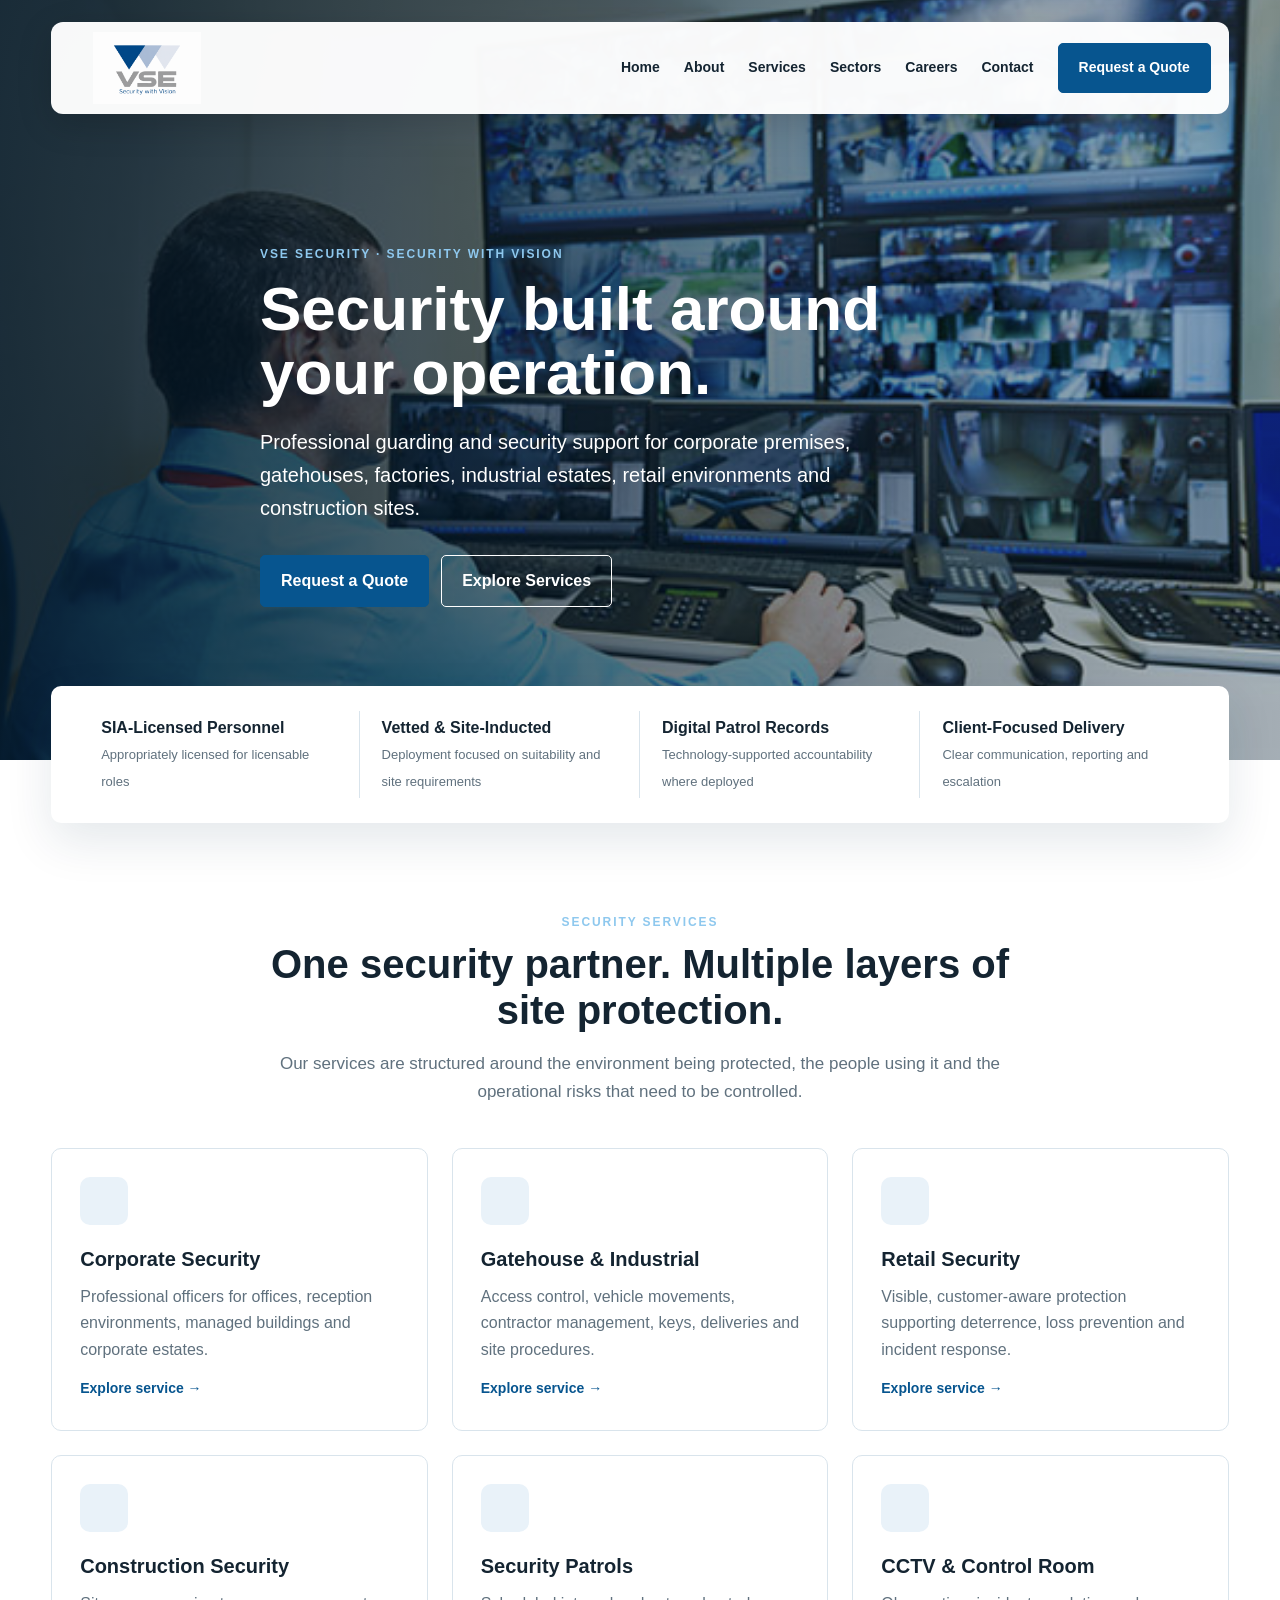
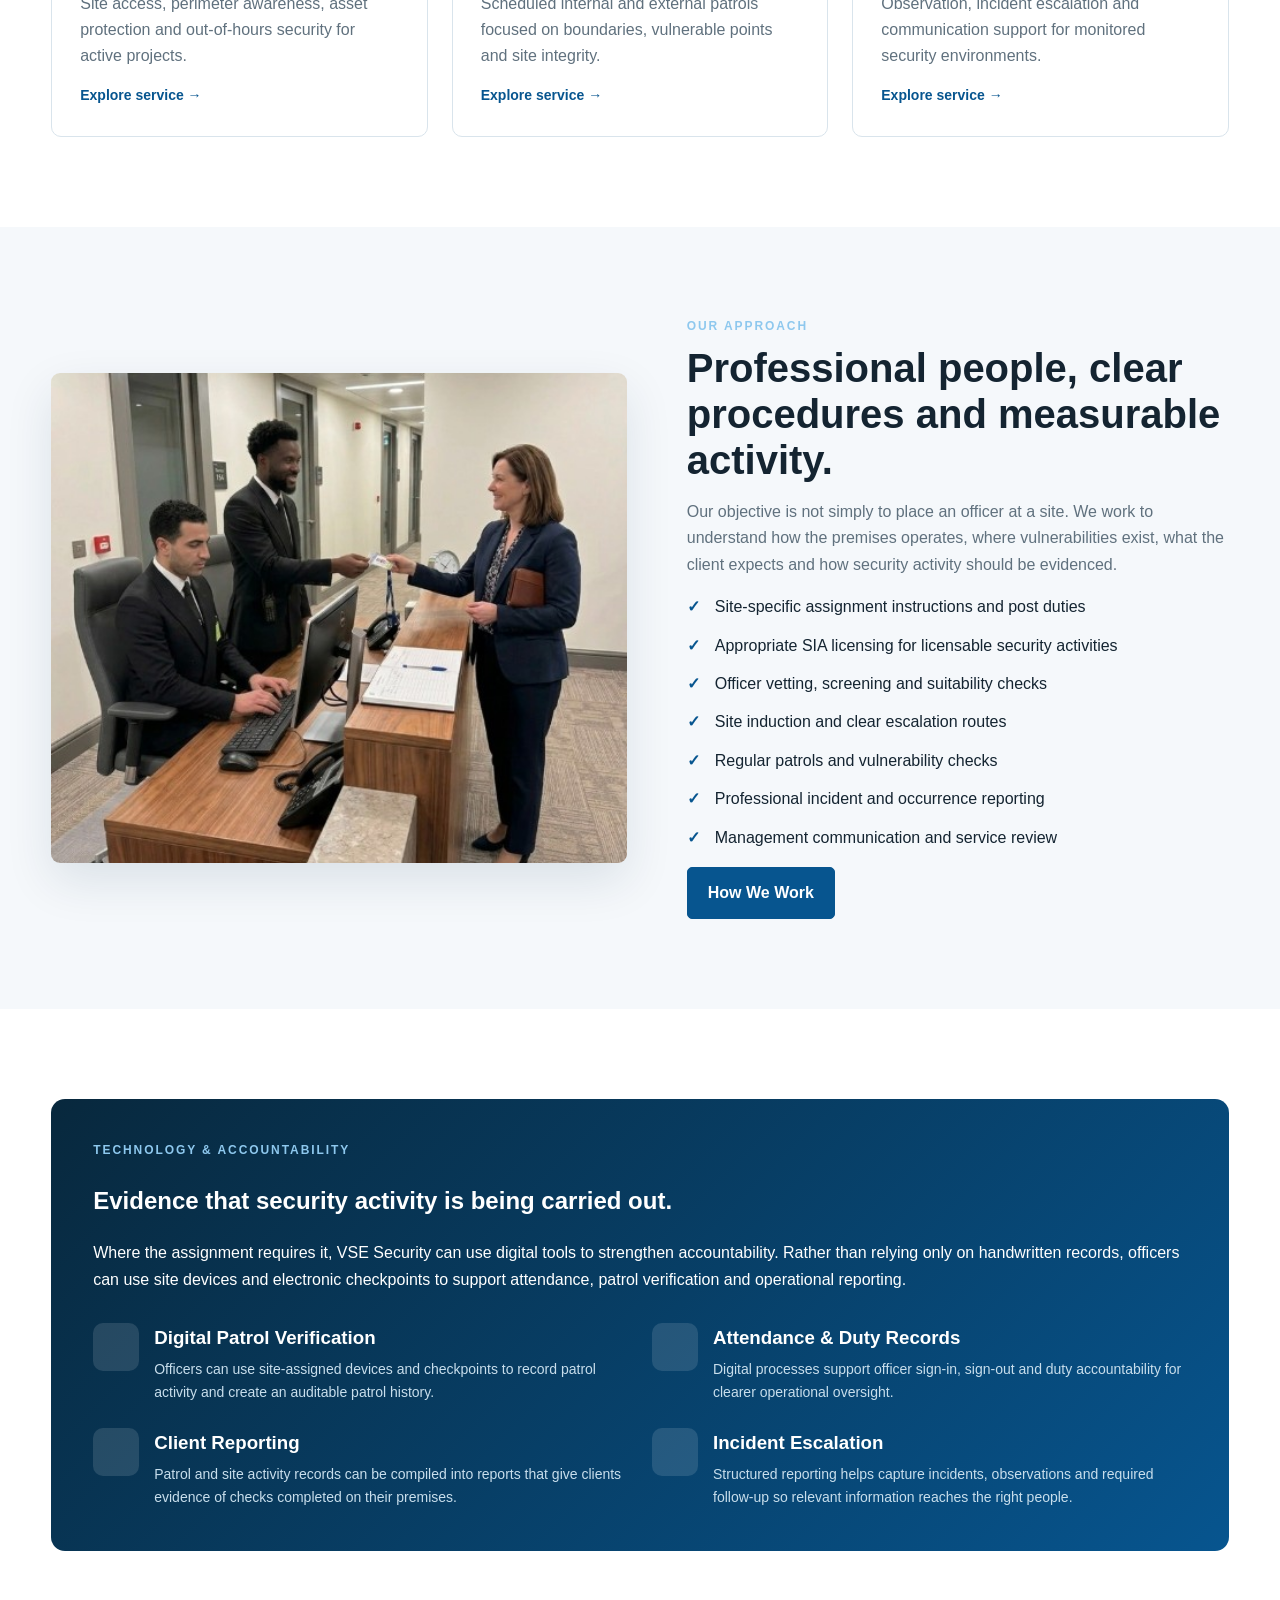
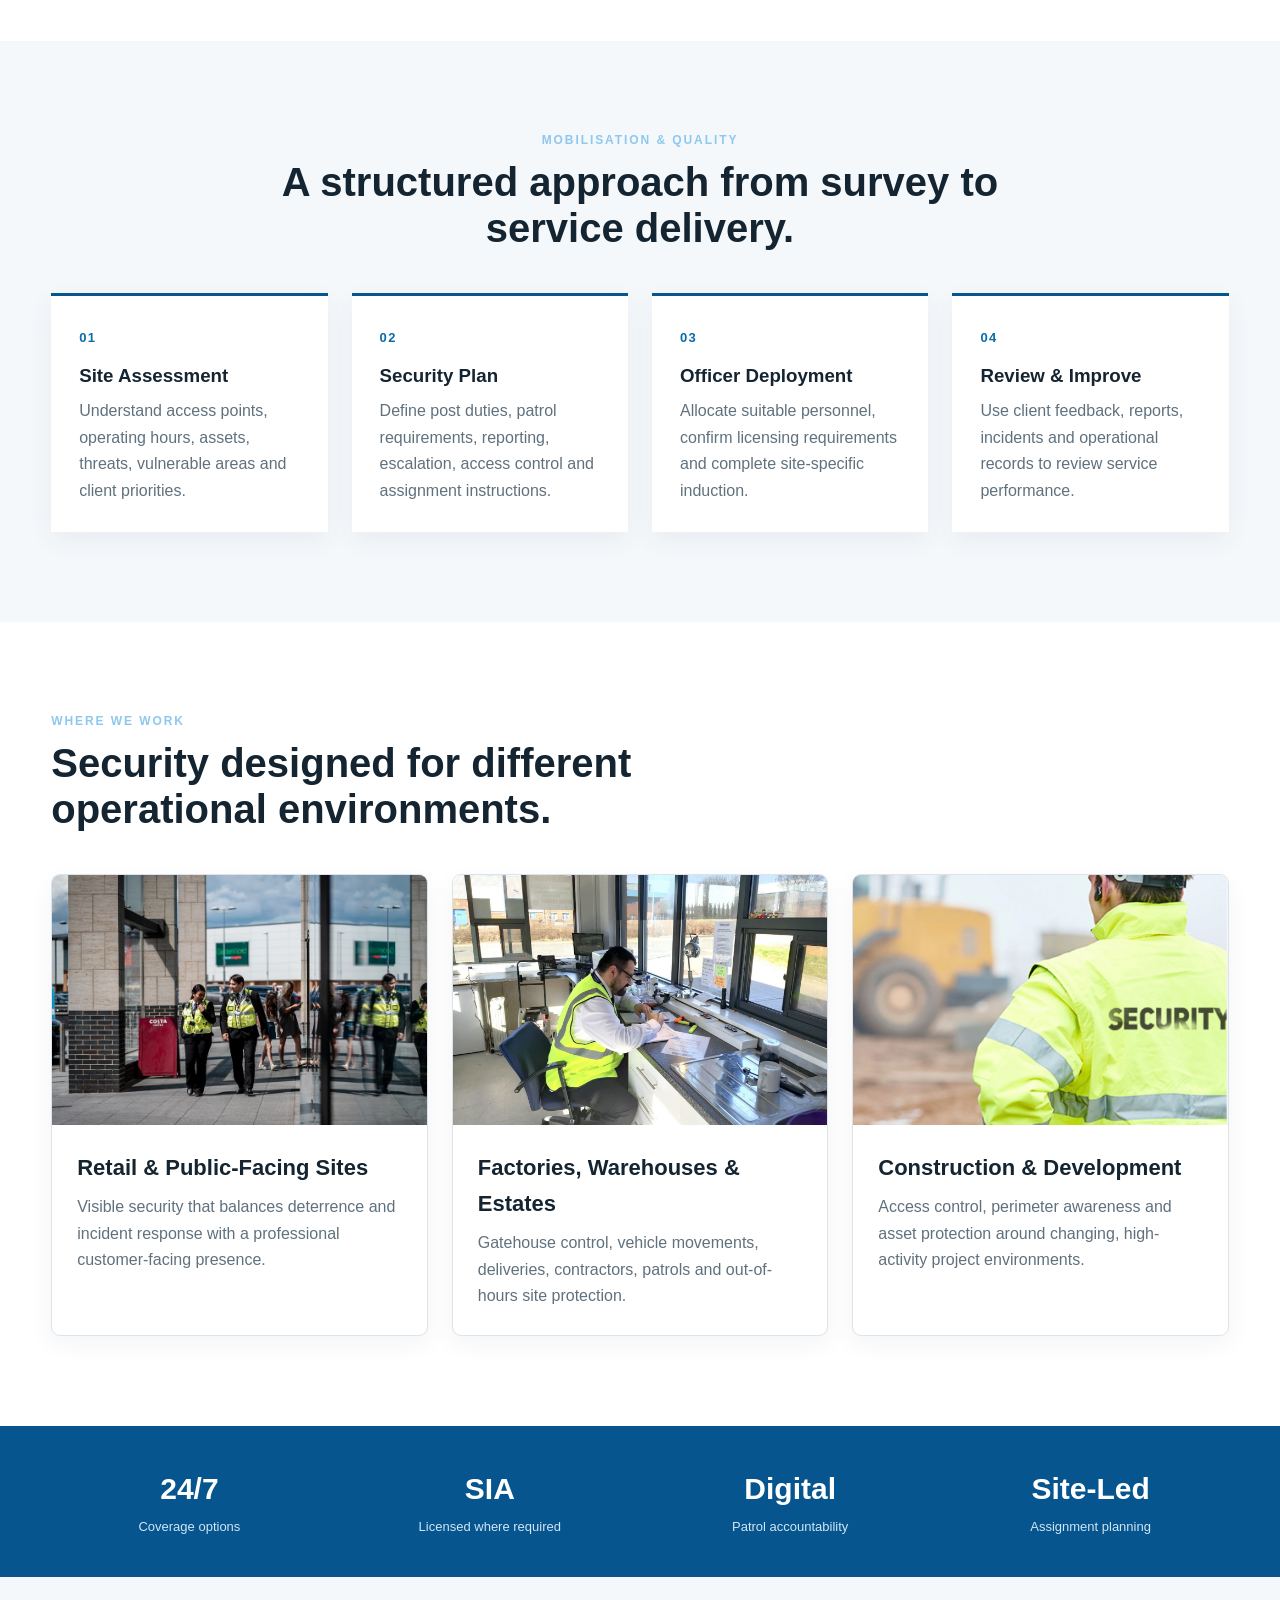
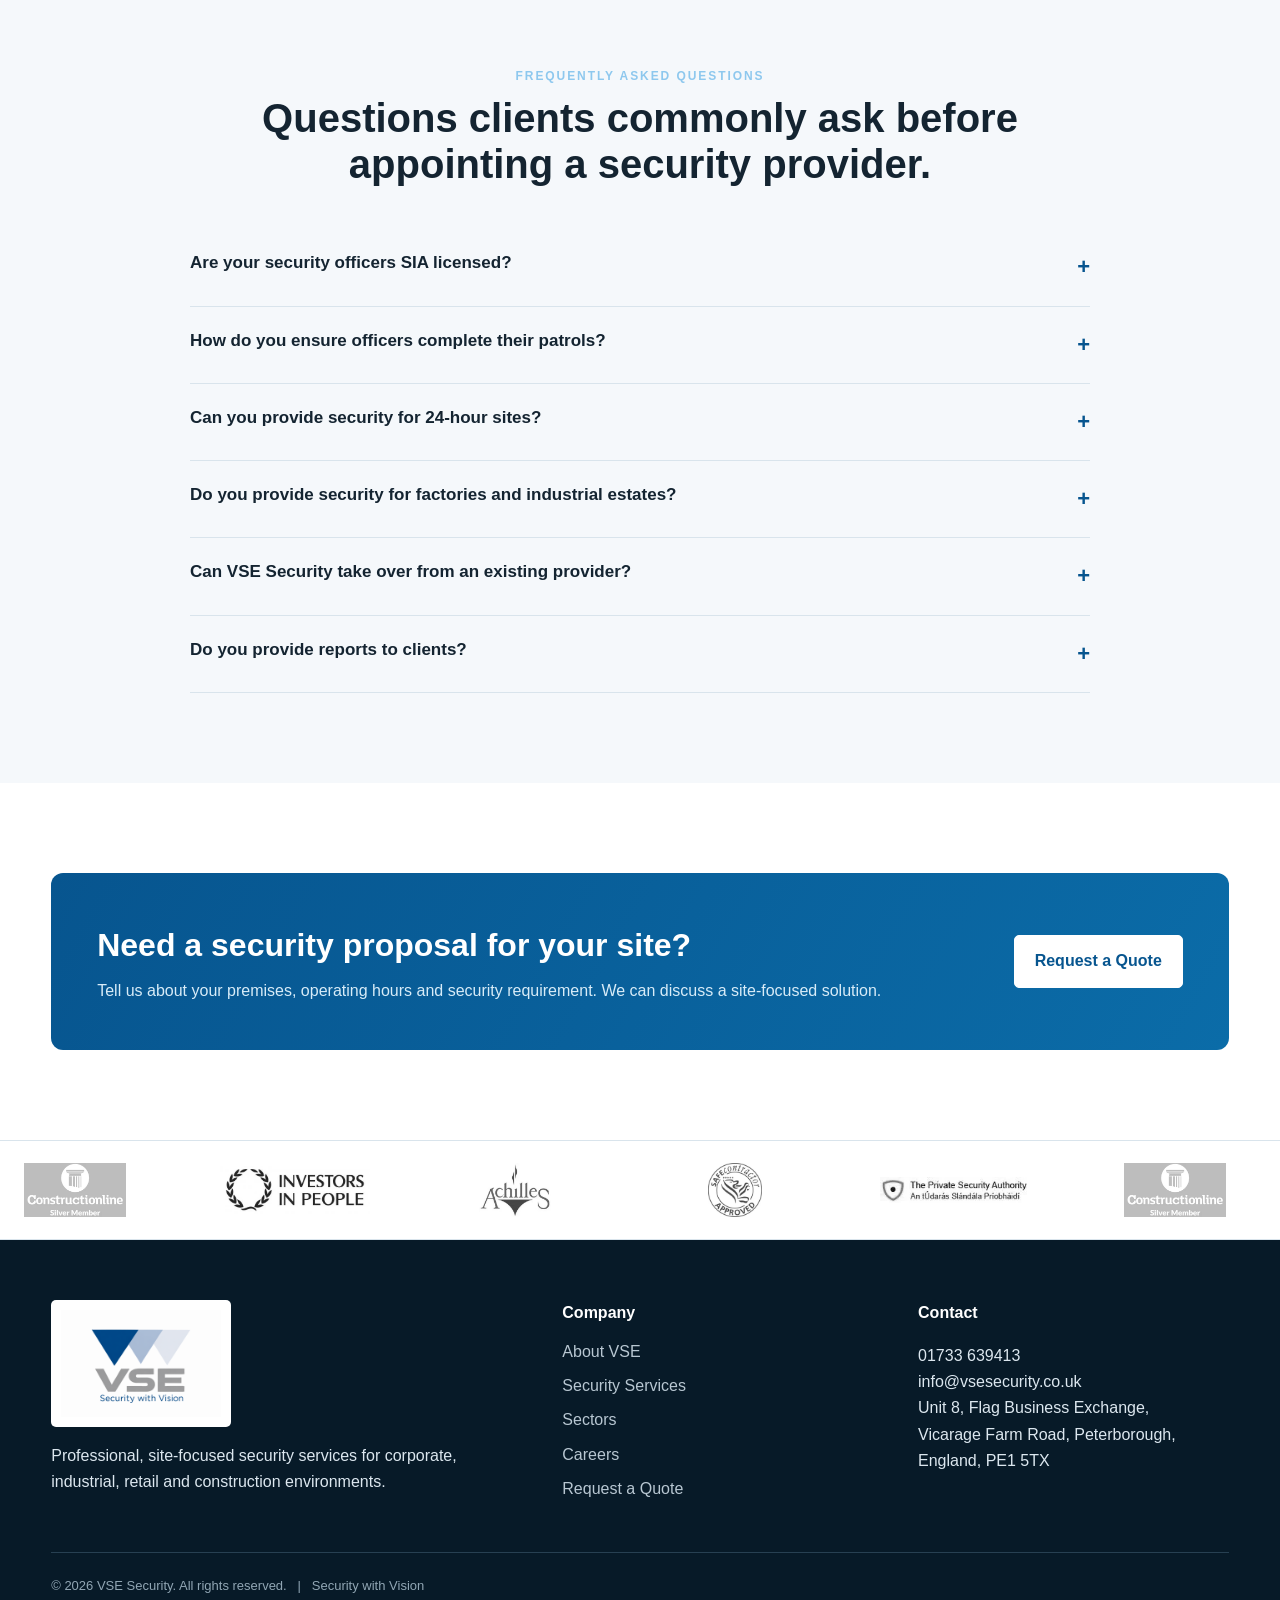
<file: index.html>
<!doctype html><html lang="en"><head><meta charset="utf-8"><meta name="viewport" content="width=device-width,initial-scale=1"><title>VSE Security | Security with Vision</title><meta name="description" content="Professional corporate, industrial, retail, construction, gatehouse, patrol and CCTV security services."><link rel="icon" href="favicon.png" type="image/png"><link rel="stylesheet" href="assets/style.css"></head><body><header class="header"><div class="container"><nav class="nav"><a class="brand" href="/"><img src="images/vse-security-logo.png" alt="VSE Security — Security with Vision"></a><div class="links"><a href="/">Home</a><a href="about">About</a><a href="services">Services</a><a href="sectors">Sectors</a><a href="careers">Careers</a><a href="contact">Contact</a><a class="btn" href="contact">Request a Quote</a></div><button class="mobile btn" aria-label="Open menu">Menu</button></nav></div></header><main><section class="hero"><div class="slide active" style="background-image:url('images/cctv-control-room.png')"></div><div class="slide" style="background-image:url('images/corporate-security-london.jpg')"></div><div class="slide" style="background-image:url('images/retail-security-team.jpg')"></div><div class="container hero-content"><div class="eyebrow">VSE Security · Security with Vision</div><h1>Security built around your operation.</h1><p>Professional guarding and security support for corporate premises, gatehouses, factories, industrial estates, retail environments and construction sites.</p><div class="hero-actions"><a class="btn" href="contact">Request a Quote</a><a class="btn outline" href="services">Explore Services</a></div></div></section>
<div class="trust-strip"><div class="container"><div class="trust-inner"><div class="trust-item"><strong>SIA-Licensed Personnel</strong><span>Appropriately licensed for licensable roles</span></div><div class="trust-item"><strong>Vetted & Site-Inducted</strong><span>Deployment focused on suitability and site requirements</span></div><div class="trust-item"><strong>Digital Patrol Records</strong><span>Technology-supported accountability where deployed</span></div><div class="trust-item"><strong>Client-Focused Delivery</strong><span>Clear communication, reporting and escalation</span></div></div></div></div>
<section class="section"><div class="container"><div class="section-head center reveal"><div class="eyebrow">Security Services</div><h2>One security partner. Multiple layers of site protection.</h2><p>Our services are structured around the environment being protected, the people using it and the operational risks that need to be controlled.</p></div><div class="grid grid-3"><article class="icon-card reveal"><div class="icon"><svg viewBox="0 0 24 24"><path d="4 21V3h12v18 M16 9h4v12 M8 7h4 M8 11h4 M8 15h4"/></svg></div><h3>Corporate Security</h3><p>Professional officers for offices, reception environments, managed buildings and corporate estates.</p><a class="mini-link" href="services">Explore service →</a></article><article class="icon-card reveal"><div class="icon"><svg viewBox="0 0 24 24"><path d="3 21V6h18v15 M7 21V10h10v11 M7 14h10"/></svg></div><h3>Gatehouse & Industrial</h3><p>Access control, vehicle movements, contractor management, keys, deliveries and site procedures.</p><a class="mini-link" href="services">Explore service →</a></article><article class="icon-card reveal"><div class="icon"><svg viewBox="0 0 24 24"><path d="3 9l2-5h14l2 5 M5 9v11h14V9 M9 20v-6h6v6"/></svg></div><h3>Retail Security</h3><p>Visible, customer-aware protection supporting deterrence, loss prevention and incident response.</p><a class="mini-link" href="services">Explore service →</a></article><article class="icon-card reveal"><div class="icon"><svg viewBox="0 0 24 24"><path d="12 22s8-4 8-10V5l-8-3-8 3v7c0 6 8 10 8 10z M9 12l2 2 4-4"/></svg></div><h3>Construction Security</h3><p>Site access, perimeter awareness, asset protection and out-of-hours security for active projects.</p><a class="mini-link" href="services">Explore service →</a></article><article class="icon-card reveal"><div class="icon"><svg viewBox="0 0 24 24"><path d="3 12h3l2-5 4 10 3-6 2 4h4"/></svg></div><h3>Security Patrols</h3><p>Scheduled internal and external patrols focused on boundaries, vulnerable points and site integrity.</p><a class="mini-link" href="services">Explore service →</a></article><article class="icon-card reveal"><div class="icon"><svg viewBox="0 0 24 24"><path d="4 7h11v10H4z M15 10l5-3v10l-5-3z"/></svg></div><h3>CCTV & Control Room</h3><p>Observation, incident escalation and communication support for monitored security environments.</p><a class="mini-link" href="services">Explore service →</a></article></div></div></section>
<section class="section alt"><div class="container feature reveal"><img src="images/corporate-concierge-security.jpg" alt="Corporate security team"><div><div class="eyebrow">Our Approach</div><h2>Professional people, clear procedures and measurable activity.</h2><p>Our objective is not simply to place an officer at a site. We work to understand how the premises operates, where vulnerabilities exist, what the client expects and how security activity should be evidenced.</p><ul class="ticks"><li>Site-specific assignment instructions and post duties</li><li>Appropriate SIA licensing for licensable security activities</li><li>Officer vetting, screening and suitability checks</li><li>Site induction and clear escalation routes</li><li>Regular patrols and vulnerability checks</li><li>Professional incident and occurrence reporting</li><li>Management communication and service review</li></ul><a class="btn" href="about">How We Work</a></div></div></section>
<section class="section"><div class="container"><div class="tech-panel reveal"><div class="eyebrow">Technology & Accountability</div><h2>Evidence that security activity is being carried out.</h2><p>Where the assignment requires it, VSE Security can use digital tools to strengthen accountability. Rather than relying only on handwritten records, officers can use site devices and electronic checkpoints to support attendance, patrol verification and operational reporting.</p><div class="grid grid-2"><div class="tech-point"><div class="icon"><svg viewBox="0 0 24 24"><path d="7 2h10v20H7z M10 18h4 M9 5h6"/></svg></div><div><h3>Digital Patrol Verification</h3><p>Officers can use site-assigned devices and checkpoints to record patrol activity and create an auditable patrol history.</p></div></div><div class="tech-point"><div class="icon"><svg viewBox="0 0 24 24"><path d="12 2a10 10 0 1 0 0 20 10 10 0 0 0 0-20z M12 6v6l4 2"/></svg></div><div><h3>Attendance & Duty Records</h3><p>Digital processes support officer sign-in, sign-out and duty accountability for clearer operational oversight.</p></div></div><div class="tech-point"><div class="icon"><svg viewBox="0 0 24 24"><path d="6 2h9l3 3v17H6z M14 2v4h4 M9 11h6 M9 15h6"/></svg></div><div><h3>Client Reporting</h3><p>Patrol and site activity records can be compiled into reports that give clients evidence of checks completed on their premises.</p></div></div><div class="tech-point"><div class="icon"><svg viewBox="0 0 24 24"><path d="12 2l10 18H2z M12 9v4 M12 17h.01"/></svg></div><div><h3>Incident Escalation</h3><p>Structured reporting helps capture incidents, observations and required follow-up so relevant information reaches the right people.</p></div></div></div></div></div></section>
<section class="section alt"><div class="container"><div class="section-head center"><div class="eyebrow">Mobilisation & Quality</div><h2>A structured approach from survey to service delivery.</h2></div><div class="grid grid-4 process"><div class="process-card"><h3>Site Assessment</h3><p>Understand access points, operating hours, assets, threats, vulnerable areas and client priorities.</p></div><div class="process-card"><h3>Security Plan</h3><p>Define post duties, patrol requirements, reporting, escalation, access control and assignment instructions.</p></div><div class="process-card"><h3>Officer Deployment</h3><p>Allocate suitable personnel, confirm licensing requirements and complete site-specific induction.</p></div><div class="process-card"><h3>Review & Improve</h3><p>Use client feedback, reports, incidents and operational records to review service performance.</p></div></div></div></section>
<section class="section"><div class="container"><div class="section-head"><div class="eyebrow">Where We Work</div><h2>Security designed for different operational environments.</h2></div><div class="grid grid-3"><article class="card"><img src="images/retail-security-team.jpg" alt="Retail security officers"><div class="card-body"><h3>Retail & Public-Facing Sites</h3><p>Visible security that balances deterrence and incident response with a professional customer-facing presence.</p></div></article><article class="card"><img src="images/gatehouse-security-officer.jpg" alt="Gatehouse security"><div class="card-body"><h3>Factories, Warehouses & Estates</h3><p>Gatehouse control, vehicle movements, deliveries, contractors, patrols and out-of-hours site protection.</p></div></article><article class="card"><img src="images/construction-security-officer.png" alt="Construction security"><div class="card-body"><h3>Construction & Development</h3><p>Access control, perimeter awareness and asset protection around changing, high-activity project environments.</p></div></article></div></div></section>
<section class="stats"><div class="container grid"><div class="stat"><strong>24/7</strong><span>Coverage options</span></div><div class="stat"><strong>SIA</strong><span>Licensed where required</span></div><div class="stat"><strong>Digital</strong><span>Patrol accountability</span></div><div class="stat"><strong>Site-Led</strong><span>Assignment planning</span></div></div></section>
<section class="section alt"><div class="container"><div class="section-head center"><div class="eyebrow">Frequently Asked Questions</div><h2>Questions clients commonly ask before appointing a security provider.</h2></div><div class="faq"><div class="faq-item"><button class="faq-q"><span>Are your security officers SIA licensed?</span><span>+</span></button><div class="faq-a">Personnel deployed into licensable security roles are required to hold the appropriate, valid SIA licence for the duties they perform. We also focus on site suitability, presentation, communication and assignment-specific induction.</div></div><div class="faq-item"><button class="faq-q"><span>How do you ensure officers complete their patrols?</span><span>+</span></button><div class="faq-a">Where appropriate to the assignment, digital patrol systems and site devices can record checkpoints, patrol times and activity. This provides an auditable record and can support client reporting and performance review.</div></div><div class="faq-item"><button class="faq-q"><span>Can you provide security for 24-hour sites?</span><span>+</span></button><div class="faq-a">Yes. Security coverage can be structured around daytime, night-time or 24/7 requirements, subject to the site assessment, staffing plan and agreed assignment specification.</div></div><div class="faq-item"><button class="faq-q"><span>Do you provide security for factories and industrial estates?</span><span>+</span></button><div class="faq-a">Yes. Gatehouses, factories, warehouses, yards and industrial estates are core environments for services such as access control, vehicle and visitor management, patrols, key control and incident escalation.</div></div><div class="faq-item"><button class="faq-q"><span>Can VSE Security take over from an existing provider?</span><span>+</span></button><div class="faq-a">A mobilisation plan can be developed around your site, including assignment instructions, access arrangements, handover requirements, staffing, reporting and the agreed service start date.</div></div><div class="faq-item"><button class="faq-q"><span>Do you provide reports to clients?</span><span>+</span></button><div class="faq-a">Reporting can be tailored to the contract. Depending on the site this may include patrol activity, incidents, observations, visitor or vehicle records, shift information and agreed management reporting.</div></div></div></div></section>
<section class="section"><div class="container"><div class="cta"><div><h2>Need a security proposal for your site?</h2><p>Tell us about your premises, operating hours and security requirement. We can discuss a site-focused solution.</p></div><a class="btn" style="background:#fff;color:#07558f;border-color:#fff" href="contact">Request a Quote</a></div></div></section></main><div class="marquee"><div class="track"><img src="images/accreditation-constructionline.webp" alt="Accreditation logo"><img src="images/accreditation-investors-in-people.webp" alt="Accreditation logo"><img src="images/accreditation-acr.webp" alt="Accreditation logo"><img src="images/accreditation-safecontractor.webp" alt="Accreditation logo"><img src="images/accreditation-psa.webp" alt="Accreditation logo"><img src="images/accreditation-constructionline.webp" alt="Accreditation logo"><img src="images/accreditation-investors-in-people.webp" alt="Accreditation logo"><img src="images/accreditation-acr.webp" alt="Accreditation logo"><img src="images/accreditation-safecontractor.webp" alt="Accreditation logo"><img src="images/accreditation-psa.webp" alt="Accreditation logo"></div></div><footer><div class="container"><div class="footer-grid"><div><img class="footer-logo" src="images/vse-security-logo.png" alt="VSE Security"><p>Professional, site-focused security services for corporate, industrial, retail and construction environments.</p></div><div><div class="footer-title">Company</div><div class="footer-links"><a href="about">About VSE</a><a href="services">Security Services</a><a href="sectors">Sectors</a><a href="careers">Careers</a><a href="contact">Request a Quote</a></div></div><div><div class="footer-title">Contact</div><p>01733 639413<br>info@vsesecurity.co.uk<br>Unit 8, Flag Business Exchange,<br>Vicarage Farm Road, Peterborough,<br>England, PE1 5TX</p></div></div><div class="copyright">© 2026 VSE Security. All rights reserved. &nbsp; | &nbsp; Security with Vision</div></div></footer><script src="assets/script.js"></script></body></html>
</file>
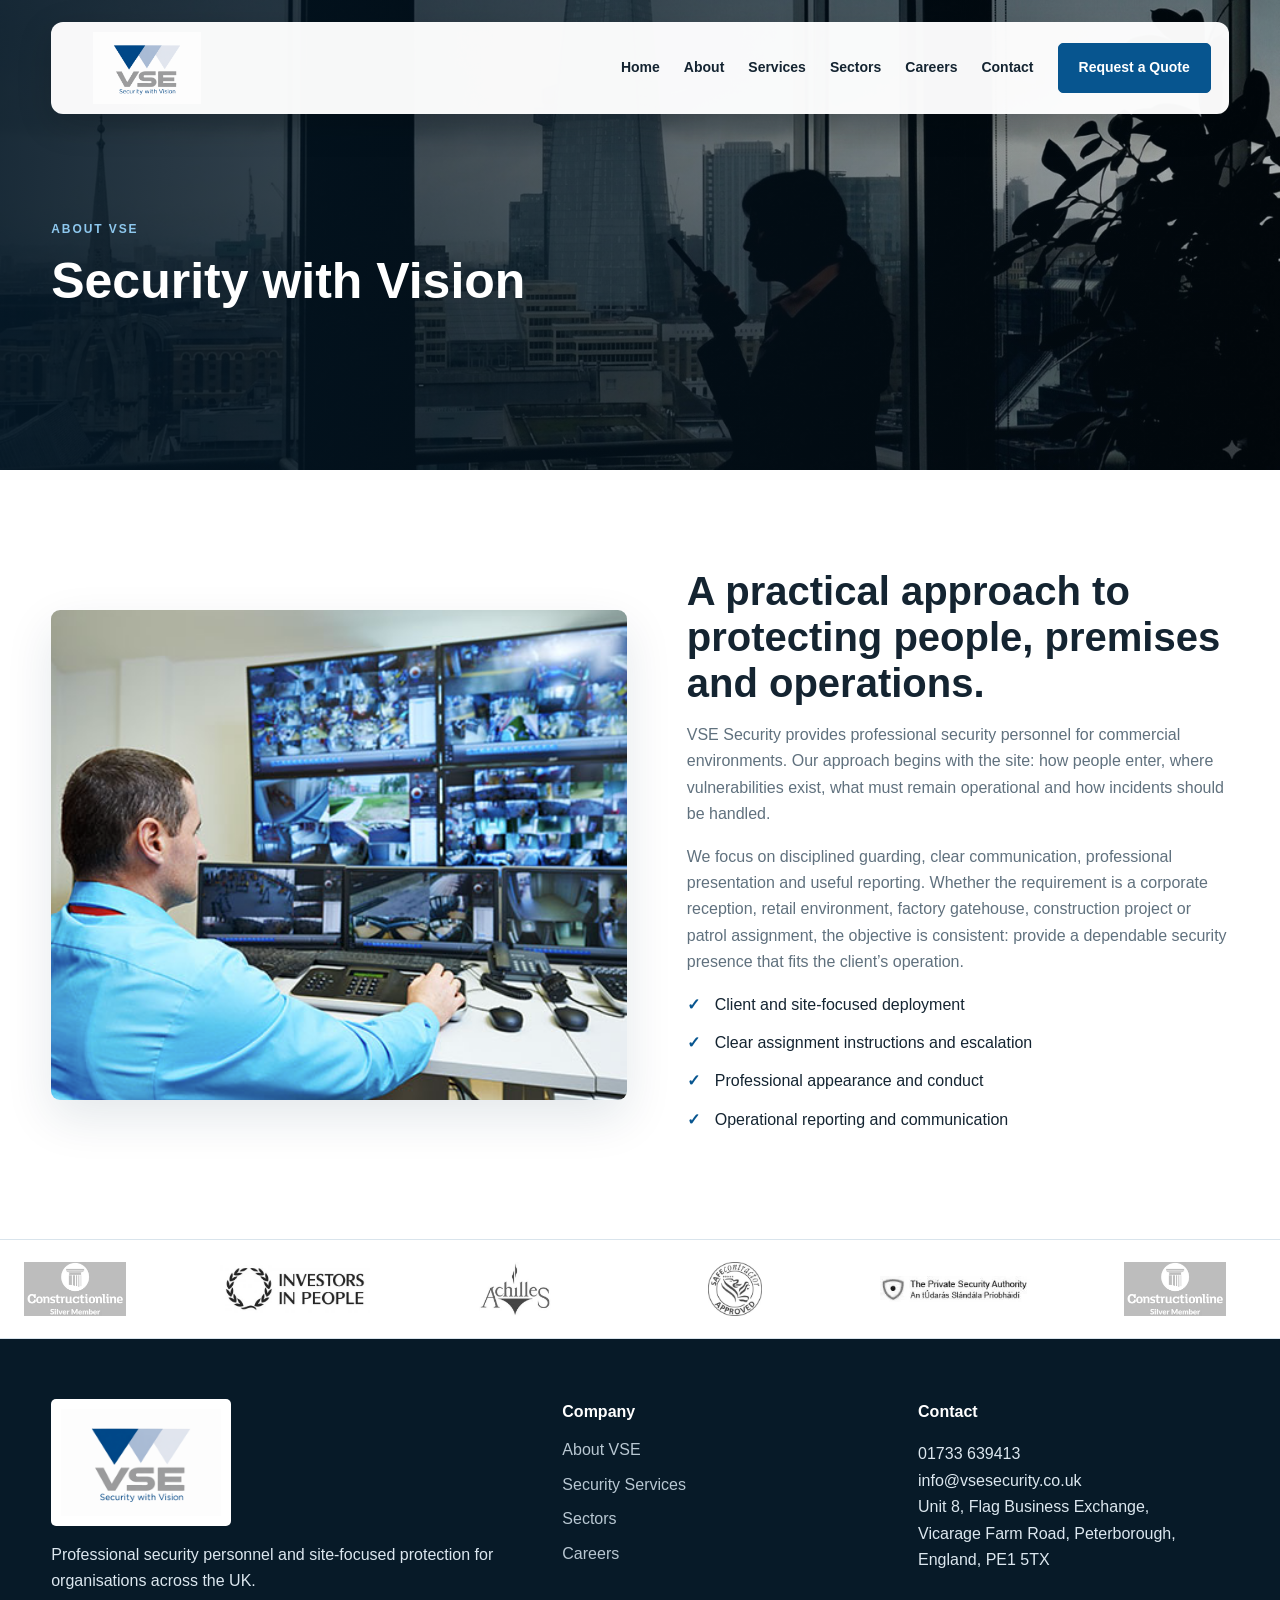
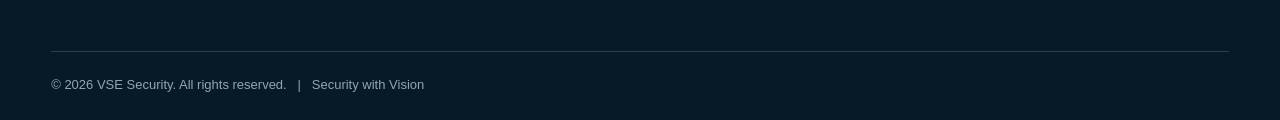
<file: about.html>
<!doctype html><html lang="en"><head><meta charset="utf-8"><meta name="viewport" content="width=device-width,initial-scale=1"><title>About | VSE Security</title><meta name="description" content="Professional corporate security services from VSE Security."><link rel="icon" href="favicon.png" type="image/png"><link rel="stylesheet" href="assets/style.css"></head><body><header class="header"><div class="container"><nav class="nav"><a class="brand" href="/"><img src="images/vse-security-logo.png" alt="VSE Security — Security with Vision"></a><div class="links"><a href="/">Home</a><a href="about">About</a><a href="services">Services</a><a href="sectors">Sectors</a><a href="careers">Careers</a><a href="contact">Contact</a><a class="btn" href="contact">Request a Quote</a></div><button class="mobile btn" aria-label="Open menu">Menu</button></nav></div></header><main><section class="page-hero" style="background-image:url('images/corporate-security-london.jpg')"><div class="container"><div class="eyebrow">About VSE</div><h1>Security with Vision</h1></div></section><section class="section"><div class="container feature"><img src="images/cctv-control-room.png" alt="Security control room"><div><h2>A practical approach to protecting people, premises and operations.</h2><p>VSE Security provides professional security personnel for commercial environments. Our approach begins with the site: how people enter, where vulnerabilities exist, what must remain operational and how incidents should be handled.</p><p>We focus on disciplined guarding, clear communication, professional presentation and useful reporting. Whether the requirement is a corporate reception, retail environment, factory gatehouse, construction project or patrol assignment, the objective is consistent: provide a dependable security presence that fits the client’s operation.</p><ul class="ticks"><li>Client and site-focused deployment</li><li>Clear assignment instructions and escalation</li><li>Professional appearance and conduct</li><li>Operational reporting and communication</li></ul></div></div></section></main><div class="marquee"><div class="track"><img src="images/accreditation-constructionline.webp" alt="Accreditation"><img src="images/accreditation-investors-in-people.webp" alt="Accreditation"><img src="images/accreditation-acr.webp" alt="Accreditation"><img src="images/accreditation-safecontractor.webp" alt="Accreditation"><img src="images/accreditation-psa.webp" alt="Accreditation"><img src="images/accreditation-constructionline.webp" alt="Accreditation"><img src="images/accreditation-investors-in-people.webp" alt="Accreditation"><img src="images/accreditation-acr.webp" alt="Accreditation"><img src="images/accreditation-safecontractor.webp" alt="Accreditation"><img src="images/accreditation-psa.webp" alt="Accreditation"></div></div><footer><div class="container"><div class="footer-grid"><div><img class="footer-logo" src="images/vse-security-logo.png" alt="VSE Security"><p>Professional security personnel and site-focused protection for organisations across the UK.</p></div><div><div class="footer-title">Company</div><div class="footer-links"><a href="about">About VSE</a><a href="services">Security Services</a><a href="sectors">Sectors</a><a href="careers">Careers</a></div></div><div><div class="footer-title">Contact</div><p>01733 639413<br>info@vsesecurity.co.uk<br>Unit 8, Flag Business Exchange,<br>Vicarage Farm Road, Peterborough,<br>England, PE1 5TX</p></div></div><div class="copyright">© 2026 VSE Security. All rights reserved. &nbsp; | &nbsp; Security with Vision</div></div></footer><script src="assets/script.js"></script></body></html>
</file>
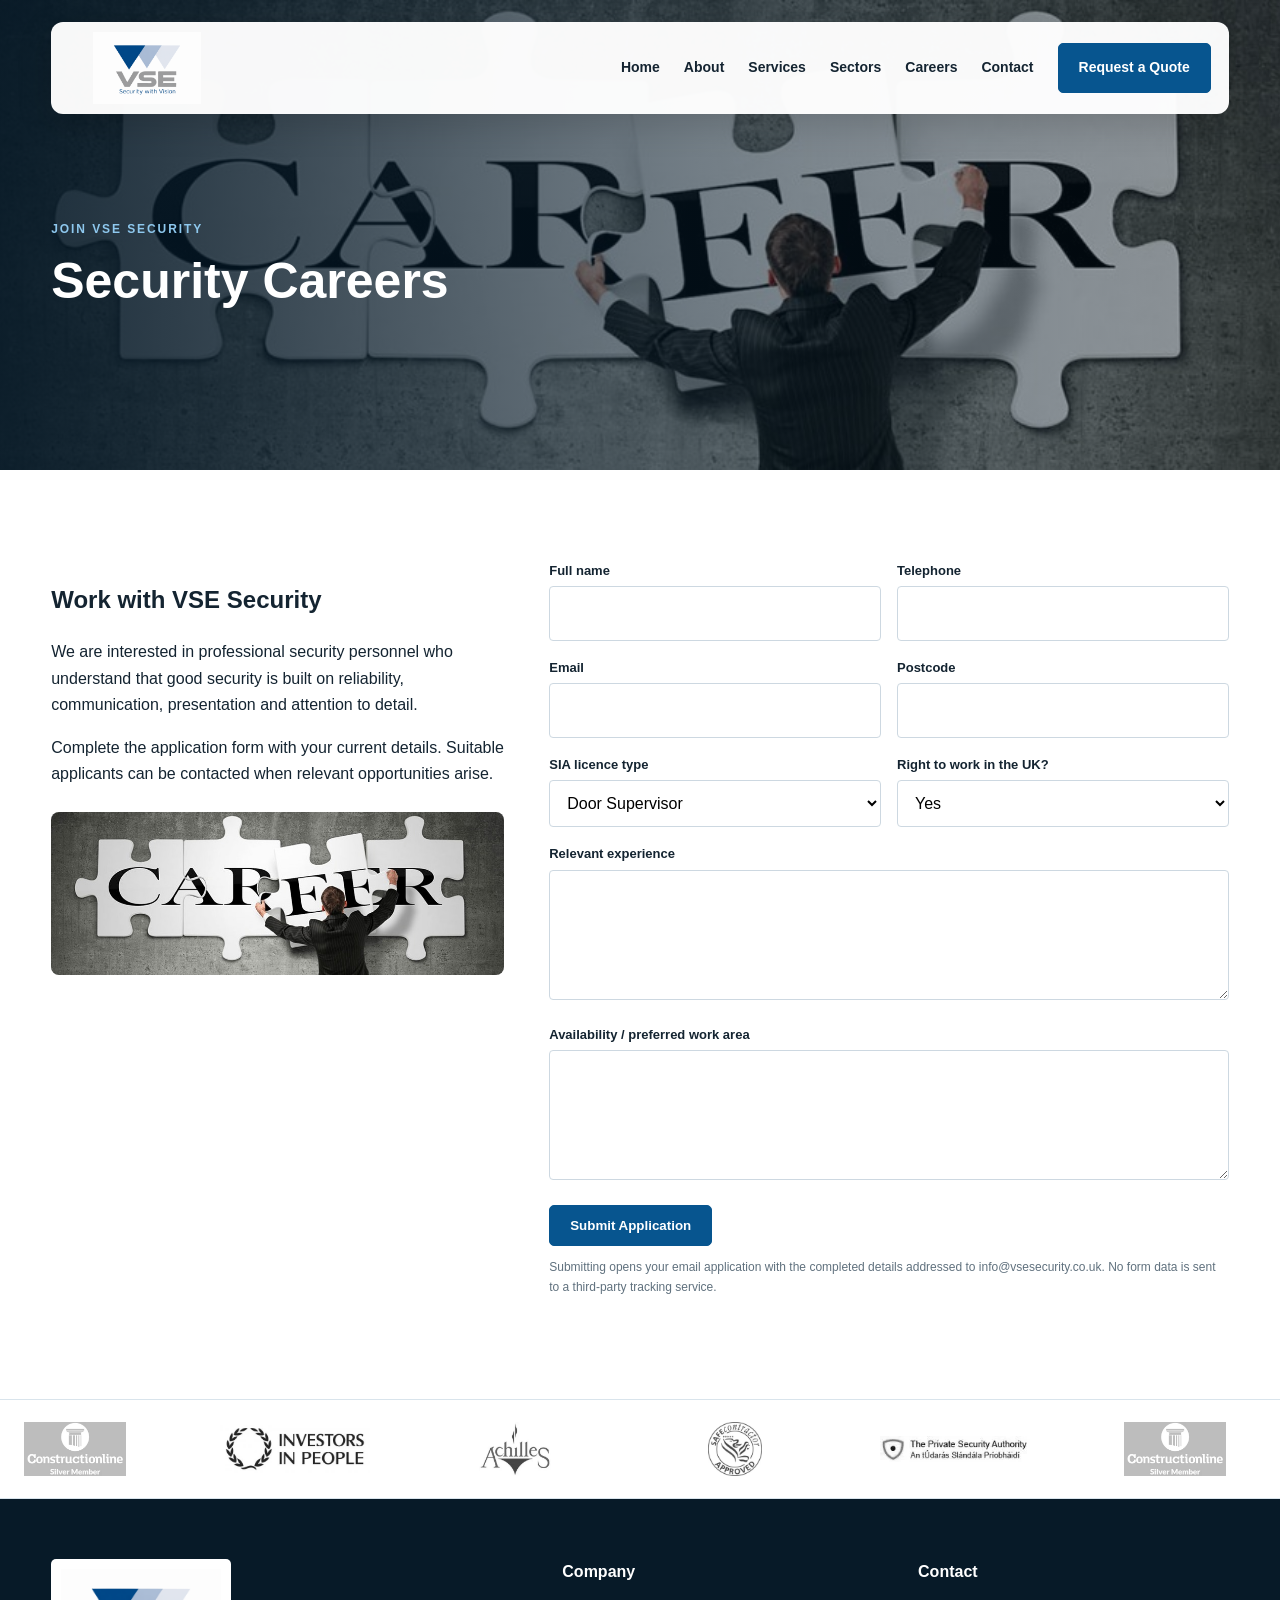
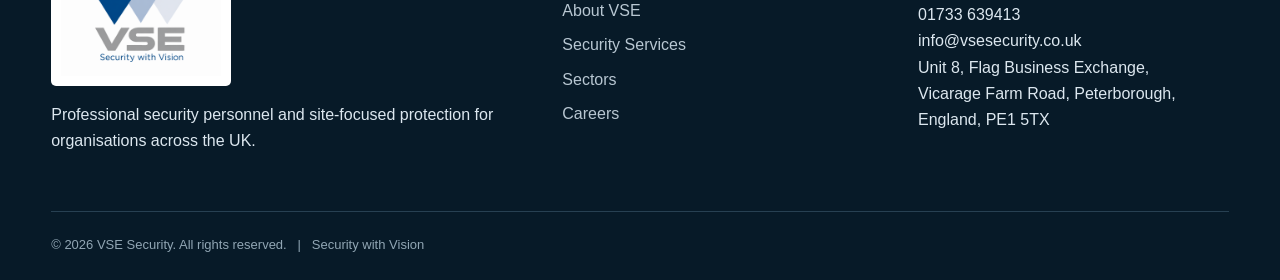
<file: careers.html>
<!doctype html><html lang="en"><head><meta charset="utf-8"><meta name="viewport" content="width=device-width,initial-scale=1"><title>Careers | VSE Security</title><meta name="description" content="Professional corporate security services from VSE Security."><link rel="icon" href="favicon.png" type="image/png"><link rel="stylesheet" href="assets/style.css"></head><body><header class="header"><div class="container"><nav class="nav"><a class="brand" href="/"><img src="images/vse-security-logo.png" alt="VSE Security — Security with Vision"></a><div class="links"><a href="/">Home</a><a href="about">About</a><a href="services">Services</a><a href="sectors">Sectors</a><a href="careers">Careers</a><a href="contact">Contact</a><a class="btn" href="contact">Request a Quote</a></div><button class="mobile btn" aria-label="Open menu">Menu</button></nav></div></header><main><section class="page-hero" style="background-image:url('images/security-careers-team.jpg')"><div class="container"><div class="eyebrow">Join VSE Security</div><h1>Security Careers</h1></div></section><section class="section"><div class="container contact-grid"><div><h2>Work with VSE Security</h2><p>We are interested in professional security personnel who understand that good security is built on reliability, communication, presentation and attention to detail.</p><p>Complete the application form with your current details. Suitable applicants can be contacted when relevant opportunities arise.</p><img src="images/security-careers-team.jpg" alt="Security careers" style="margin-top:25px;border-radius:8px"></div><form class="form" data-mail-form data-subject="VSE Security - Job Application"><div><label>Full name</label><input name="Full name" required></div><div><label>Telephone</label><input name="Telephone" required></div><div><label>Email</label><input type="email" name="Email" required></div><div><label>Postcode</label><input name="Postcode" required></div><div><label>SIA licence type</label><select name="SIA licence"><option>Door Supervisor</option><option>Security Guarding</option><option>CCTV</option><option>Close Protection</option><option>Other</option></select></div><div><label>Right to work in the UK?</label><select name="Right to work"><option>Yes</option><option>No</option></select></div><div class="full"><label>Relevant experience</label><textarea name="Experience" required></textarea></div><div class="full"><label>Availability / preferred work area</label><textarea name="Availability"></textarea></div><div class="full"><button class="btn" type="submit">Submit Application</button><p class="notice">Submitting opens your email application with the completed details addressed to info@vsesecurity.co.uk. No form data is sent to a third-party tracking service.</p></div></form></div></section></main><div class="marquee"><div class="track"><img src="images/accreditation-constructionline.webp" alt="Accreditation"><img src="images/accreditation-investors-in-people.webp" alt="Accreditation"><img src="images/accreditation-acr.webp" alt="Accreditation"><img src="images/accreditation-safecontractor.webp" alt="Accreditation"><img src="images/accreditation-psa.webp" alt="Accreditation"><img src="images/accreditation-constructionline.webp" alt="Accreditation"><img src="images/accreditation-investors-in-people.webp" alt="Accreditation"><img src="images/accreditation-acr.webp" alt="Accreditation"><img src="images/accreditation-safecontractor.webp" alt="Accreditation"><img src="images/accreditation-psa.webp" alt="Accreditation"></div></div><footer><div class="container"><div class="footer-grid"><div><img class="footer-logo" src="images/vse-security-logo.png" alt="VSE Security"><p>Professional security personnel and site-focused protection for organisations across the UK.</p></div><div><div class="footer-title">Company</div><div class="footer-links"><a href="about">About VSE</a><a href="services">Security Services</a><a href="sectors">Sectors</a><a href="careers">Careers</a></div></div><div><div class="footer-title">Contact</div><p>01733 639413<br>info@vsesecurity.co.uk<br>Unit 8, Flag Business Exchange,<br>Vicarage Farm Road, Peterborough,<br>England, PE1 5TX</p></div></div><div class="copyright">© 2026 VSE Security. All rights reserved. &nbsp; | &nbsp; Security with Vision</div></div></footer><script src="assets/script.js"></script></body></html>
</file>
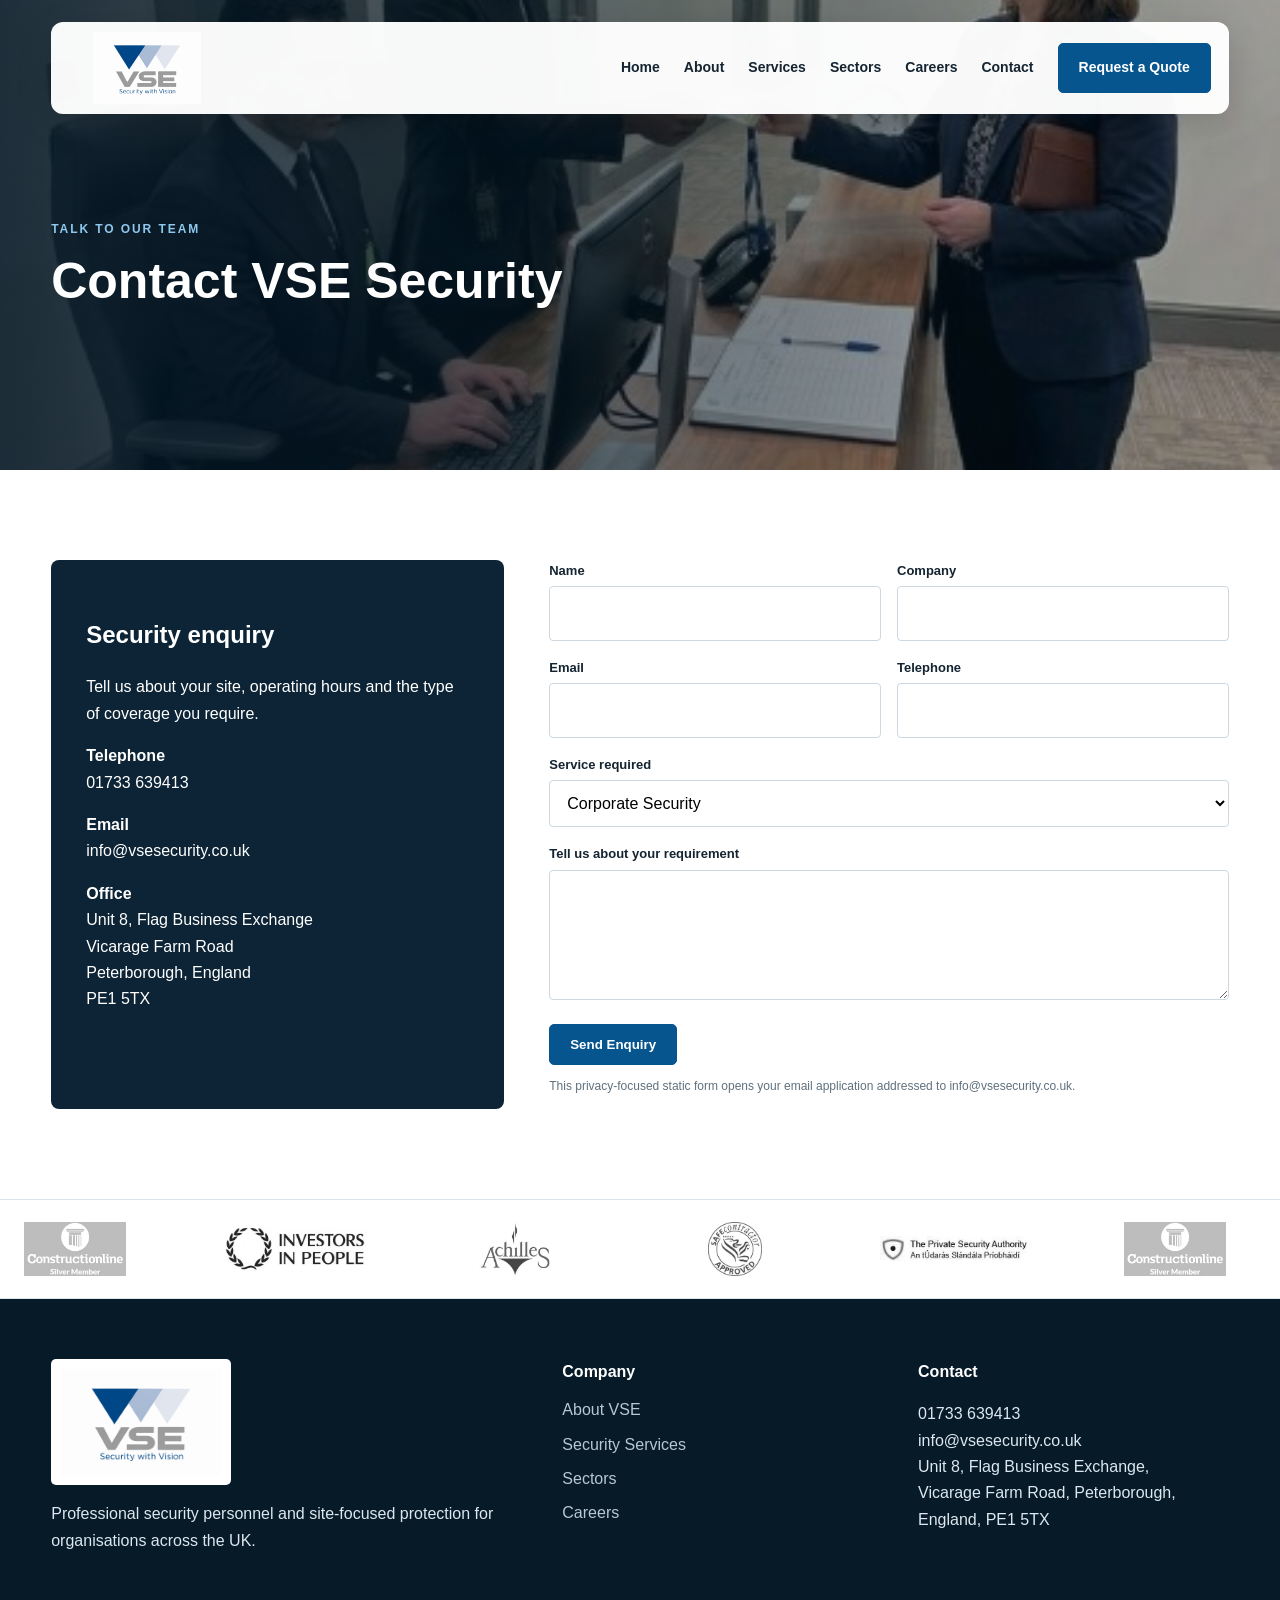
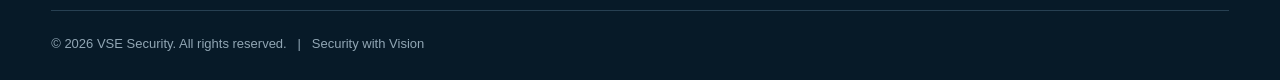
<file: contact.html>
<!doctype html><html lang="en"><head><meta charset="utf-8"><meta name="viewport" content="width=device-width,initial-scale=1"><title>Contact | VSE Security</title><meta name="description" content="Professional corporate security services from VSE Security."><link rel="icon" href="favicon.png" type="image/png"><link rel="stylesheet" href="assets/style.css"></head><body><header class="header"><div class="container"><nav class="nav"><a class="brand" href="/"><img src="images/vse-security-logo.png" alt="VSE Security — Security with Vision"></a><div class="links"><a href="/">Home</a><a href="about">About</a><a href="services">Services</a><a href="sectors">Sectors</a><a href="careers">Careers</a><a href="contact">Contact</a><a class="btn" href="contact">Request a Quote</a></div><button class="mobile btn" aria-label="Open menu">Menu</button></nav></div></header><main><section class="page-hero" style="background-image:url('images/corporate-concierge-security.jpg')"><div class="container"><div class="eyebrow">Talk to Our Team</div><h1>Contact VSE Security</h1></div></section><section class="section"><div class="container contact-grid"><div class="contact-card"><h2>Security enquiry</h2><p>Tell us about your site, operating hours and the type of coverage you require.</p><p><strong>Telephone</strong><br>01733 639413</p><p><strong>Email</strong><br>info@vsesecurity.co.uk</p><p><strong>Office</strong><br>Unit 8, Flag Business Exchange<br>Vicarage Farm Road<br>Peterborough, England<br>PE1 5TX</p></div><form class="form" data-mail-form data-subject="VSE Security - Client Enquiry"><div><label>Name</label><input name="Name" required></div><div><label>Company</label><input name="Company"></div><div><label>Email</label><input type="email" name="Email" required></div><div><label>Telephone</label><input name="Telephone" required></div><div class="full"><label>Service required</label><select name="Service"><option>Corporate Security</option><option>Gatehouse / Industrial Security</option><option>Retail Security</option><option>Construction Security</option><option>Security Patrols</option><option>CCTV / Control Room</option><option>Other</option></select></div><div class="full"><label>Tell us about your requirement</label><textarea name="Requirement" required></textarea></div><div class="full"><button class="btn" type="submit">Send Enquiry</button><p class="notice">This privacy-focused static form opens your email application addressed to info@vsesecurity.co.uk.</p></div></form></div></section></main><div class="marquee"><div class="track"><img src="images/accreditation-constructionline.webp" alt="Accreditation"><img src="images/accreditation-investors-in-people.webp" alt="Accreditation"><img src="images/accreditation-acr.webp" alt="Accreditation"><img src="images/accreditation-safecontractor.webp" alt="Accreditation"><img src="images/accreditation-psa.webp" alt="Accreditation"><img src="images/accreditation-constructionline.webp" alt="Accreditation"><img src="images/accreditation-investors-in-people.webp" alt="Accreditation"><img src="images/accreditation-acr.webp" alt="Accreditation"><img src="images/accreditation-safecontractor.webp" alt="Accreditation"><img src="images/accreditation-psa.webp" alt="Accreditation"></div></div><footer><div class="container"><div class="footer-grid"><div><img class="footer-logo" src="images/vse-security-logo.png" alt="VSE Security"><p>Professional security personnel and site-focused protection for organisations across the UK.</p></div><div><div class="footer-title">Company</div><div class="footer-links"><a href="about">About VSE</a><a href="services">Security Services</a><a href="sectors">Sectors</a><a href="careers">Careers</a></div></div><div><div class="footer-title">Contact</div><p>01733 639413<br>info@vsesecurity.co.uk<br>Unit 8, Flag Business Exchange,<br>Vicarage Farm Road, Peterborough,<br>England, PE1 5TX</p></div></div><div class="copyright">© 2026 VSE Security. All rights reserved. &nbsp; | &nbsp; Security with Vision</div></div></footer><script src="assets/script.js"></script></body></html>
</file>
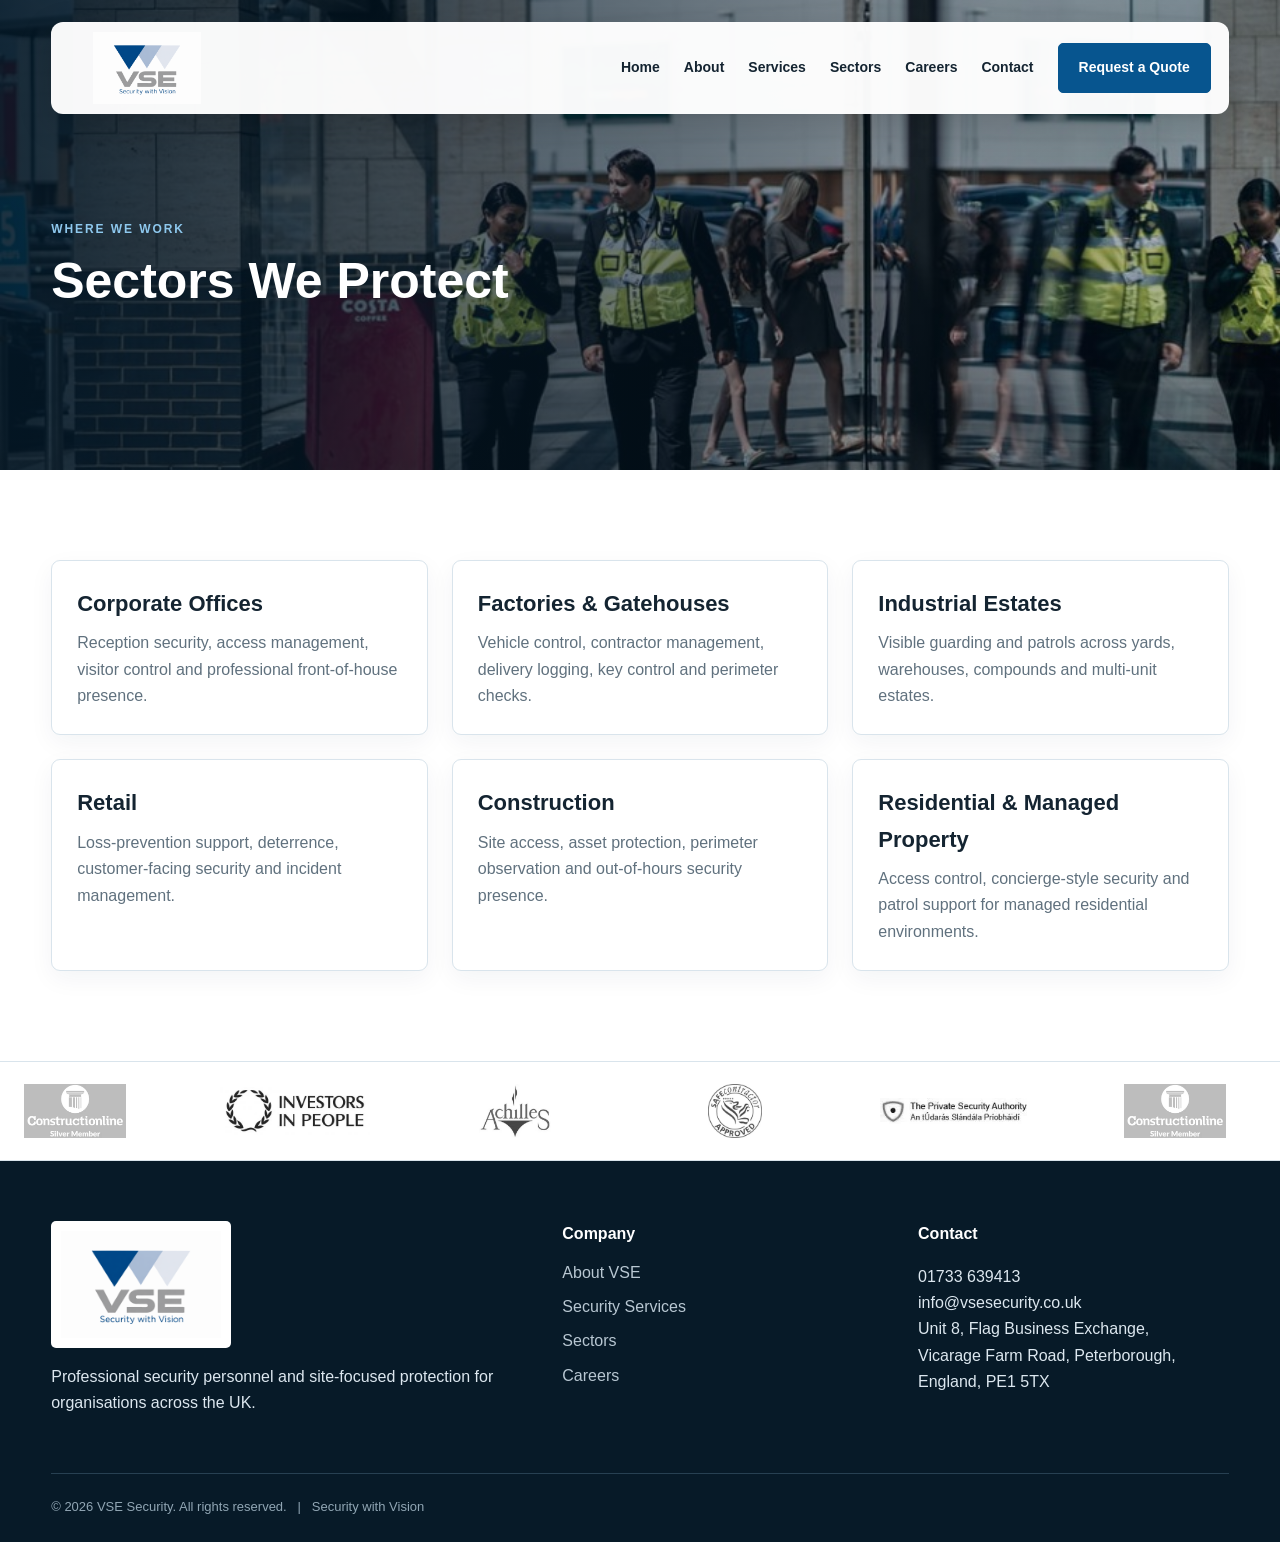
<file: sectors.html>
<!doctype html><html lang="en"><head><meta charset="utf-8"><meta name="viewport" content="width=device-width,initial-scale=1"><title>Sectors | VSE Security</title><meta name="description" content="Professional corporate security services from VSE Security."><link rel="icon" href="favicon.png" type="image/png"><link rel="stylesheet" href="assets/style.css"></head><body><header class="header"><div class="container"><nav class="nav"><a class="brand" href="/"><img src="images/vse-security-logo.png" alt="VSE Security — Security with Vision"></a><div class="links"><a href="/">Home</a><a href="about">About</a><a href="services">Services</a><a href="sectors">Sectors</a><a href="careers">Careers</a><a href="contact">Contact</a><a class="btn" href="contact">Request a Quote</a></div><button class="mobile btn" aria-label="Open menu">Menu</button></nav></div></header><main><section class="page-hero" style="background-image:url('images/retail-security-team.jpg')"><div class="container"><div class="eyebrow">Where We Work</div><h1>Sectors We Protect</h1></div></section><section class="section"><div class="container"><div class="grid grid-3"><div class="card"><div class="card-body"><h3>Corporate Offices</h3><p>Reception security, access management, visitor control and professional front-of-house presence.</p></div></div><div class="card"><div class="card-body"><h3>Factories & Gatehouses</h3><p>Vehicle control, contractor management, delivery logging, key control and perimeter checks.</p></div></div><div class="card"><div class="card-body"><h3>Industrial Estates</h3><p>Visible guarding and patrols across yards, warehouses, compounds and multi-unit estates.</p></div></div><div class="card"><div class="card-body"><h3>Retail</h3><p>Loss-prevention support, deterrence, customer-facing security and incident management.</p></div></div><div class="card"><div class="card-body"><h3>Construction</h3><p>Site access, asset protection, perimeter observation and out-of-hours security presence.</p></div></div><div class="card"><div class="card-body"><h3>Residential & Managed Property</h3><p>Access control, concierge-style security and patrol support for managed residential environments.</p></div></div></div></div></section></main><div class="marquee"><div class="track"><img src="images/accreditation-constructionline.webp" alt="Accreditation"><img src="images/accreditation-investors-in-people.webp" alt="Accreditation"><img src="images/accreditation-acr.webp" alt="Accreditation"><img src="images/accreditation-safecontractor.webp" alt="Accreditation"><img src="images/accreditation-psa.webp" alt="Accreditation"><img src="images/accreditation-constructionline.webp" alt="Accreditation"><img src="images/accreditation-investors-in-people.webp" alt="Accreditation"><img src="images/accreditation-acr.webp" alt="Accreditation"><img src="images/accreditation-safecontractor.webp" alt="Accreditation"><img src="images/accreditation-psa.webp" alt="Accreditation"></div></div><footer><div class="container"><div class="footer-grid"><div><img class="footer-logo" src="images/vse-security-logo.png" alt="VSE Security"><p>Professional security personnel and site-focused protection for organisations across the UK.</p></div><div><div class="footer-title">Company</div><div class="footer-links"><a href="about">About VSE</a><a href="services">Security Services</a><a href="sectors">Sectors</a><a href="careers">Careers</a></div></div><div><div class="footer-title">Contact</div><p>01733 639413<br>info@vsesecurity.co.uk<br>Unit 8, Flag Business Exchange,<br>Vicarage Farm Road, Peterborough,<br>England, PE1 5TX</p></div></div><div class="copyright">© 2026 VSE Security. All rights reserved. &nbsp; | &nbsp; Security with Vision</div></div></footer><script src="assets/script.js"></script></body></html>
</file>
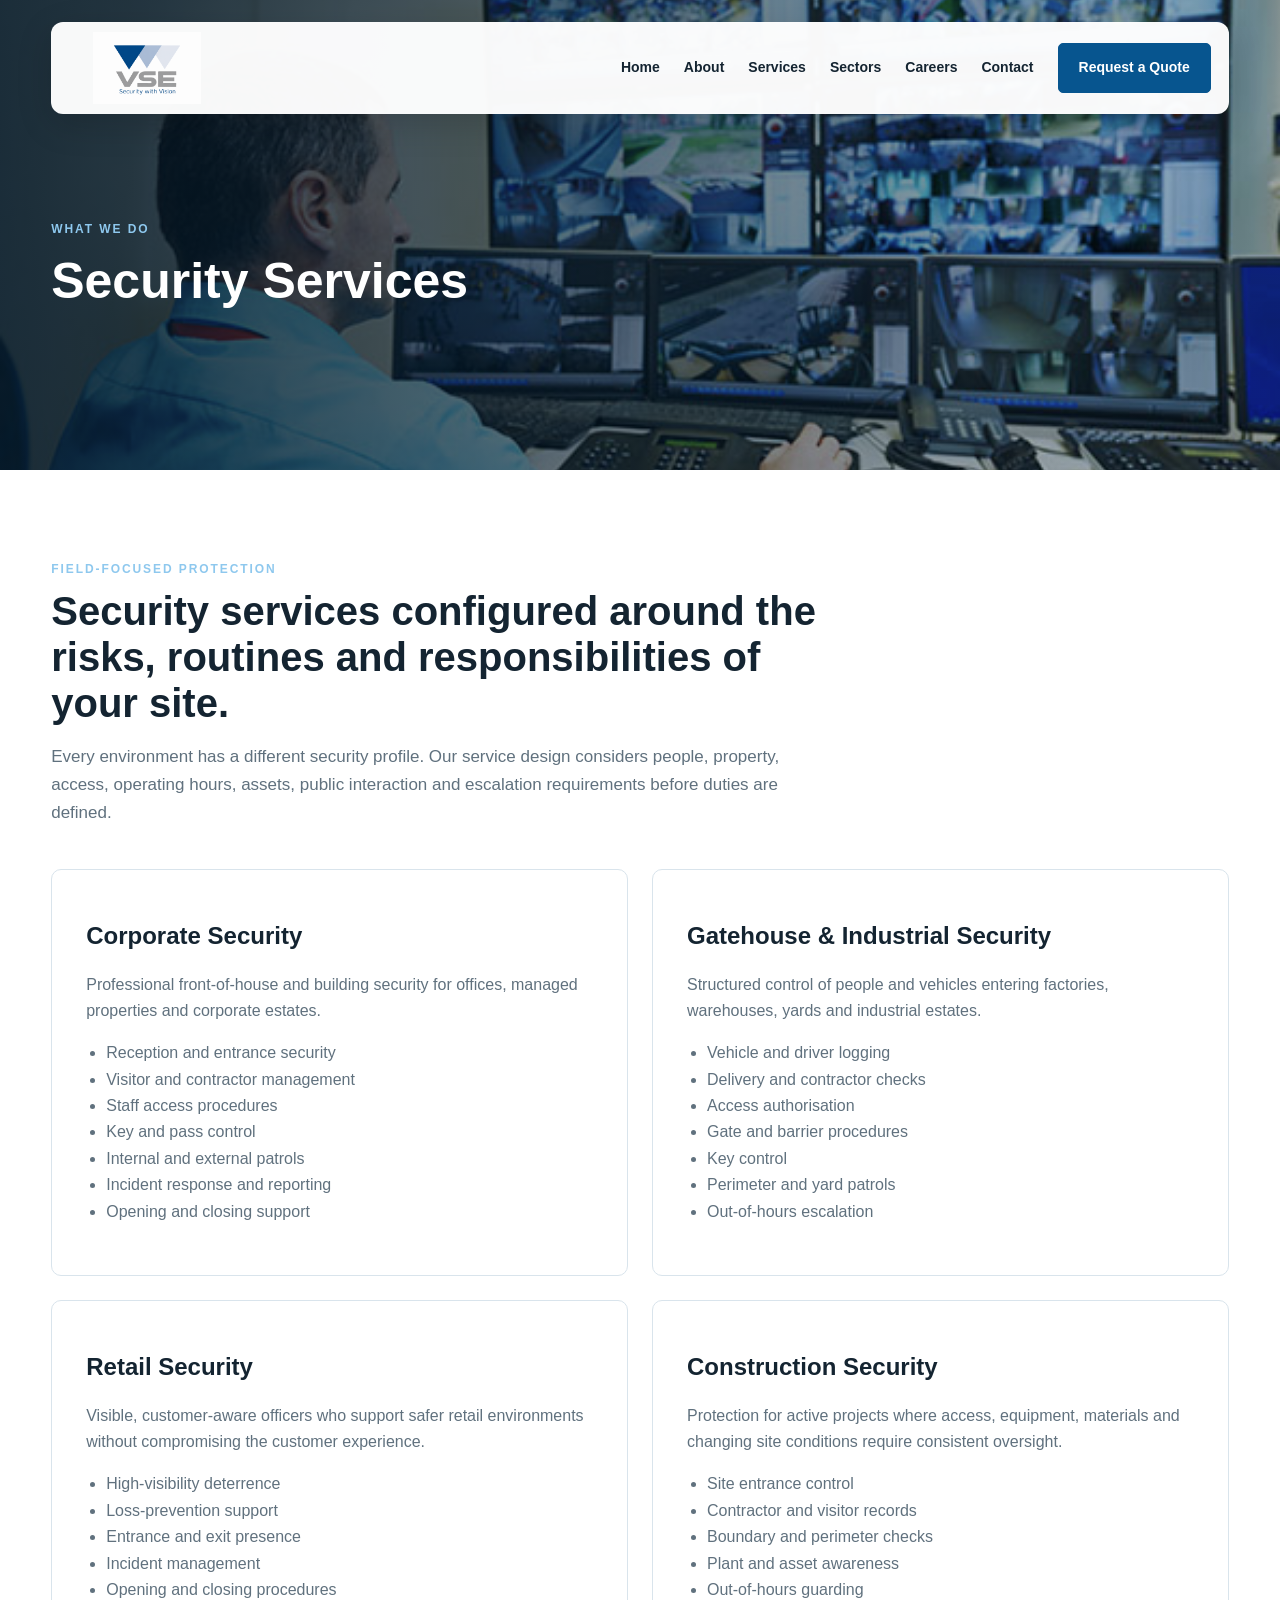
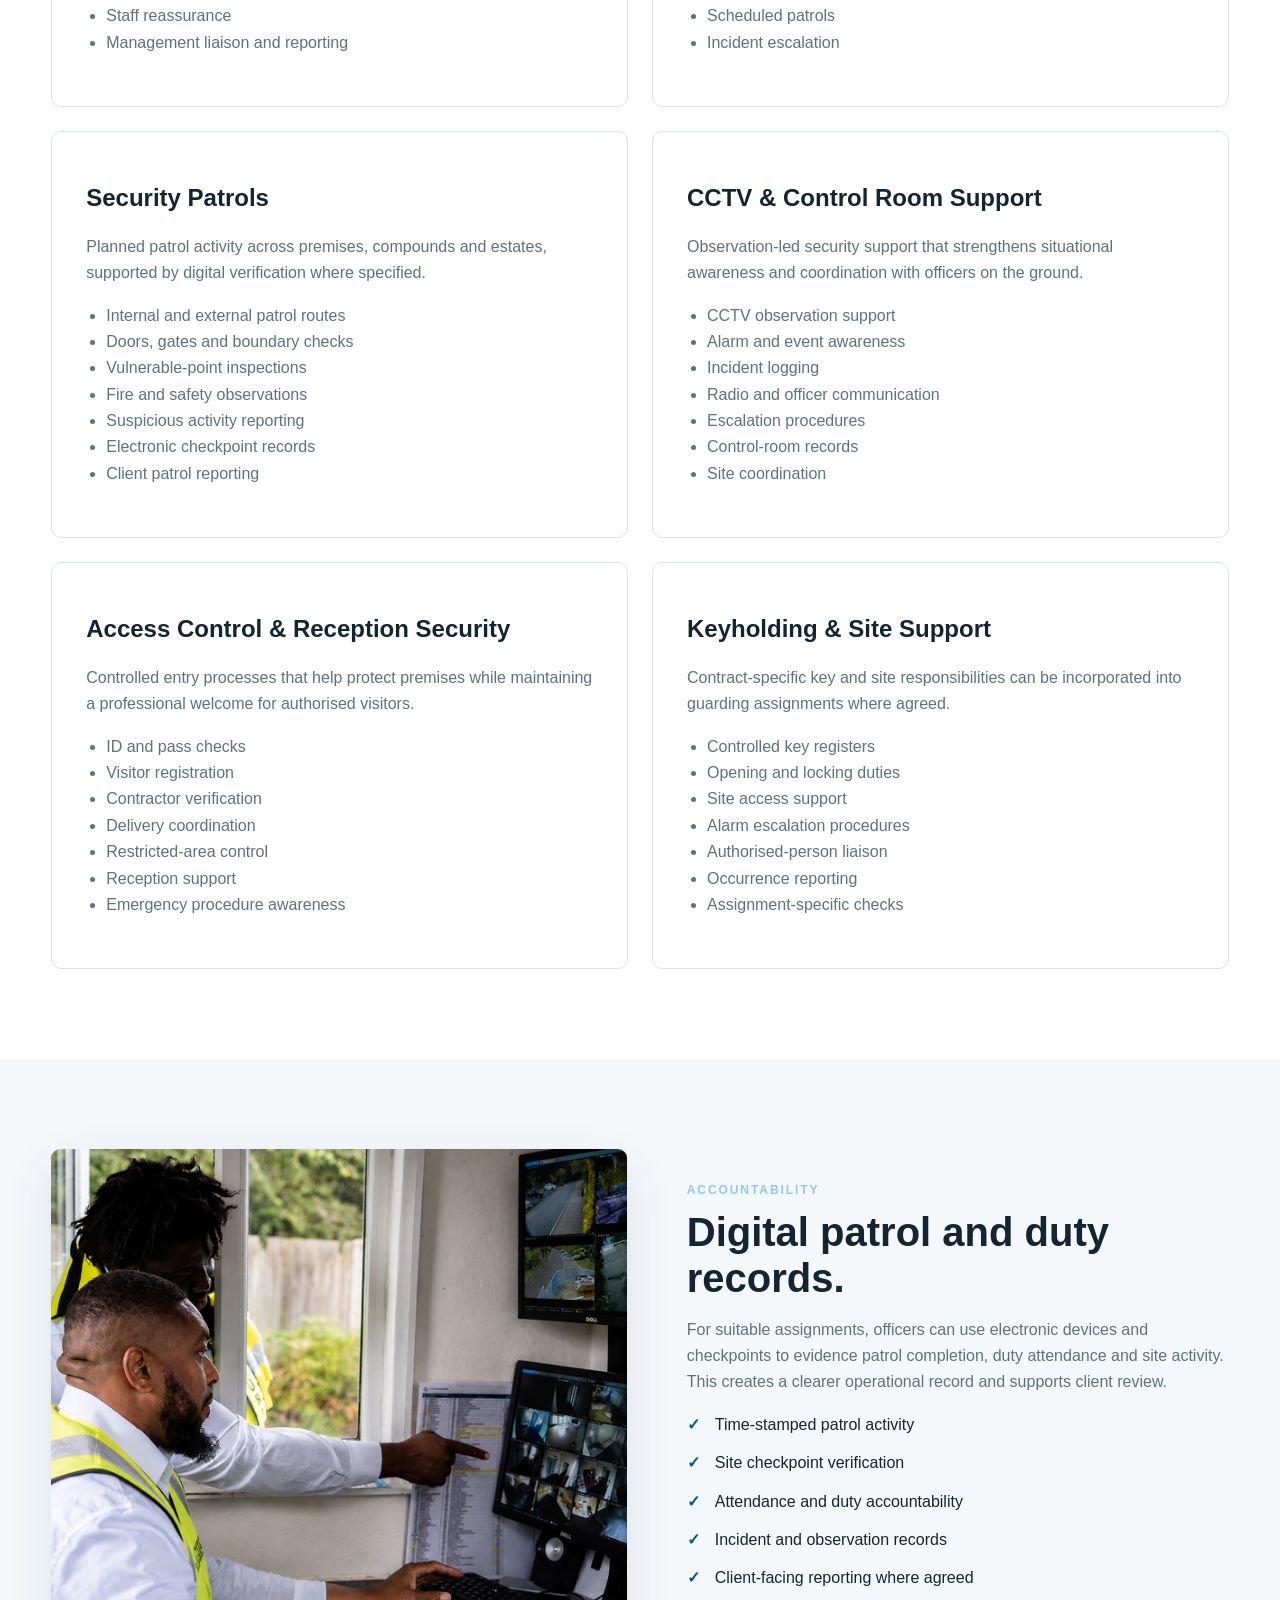
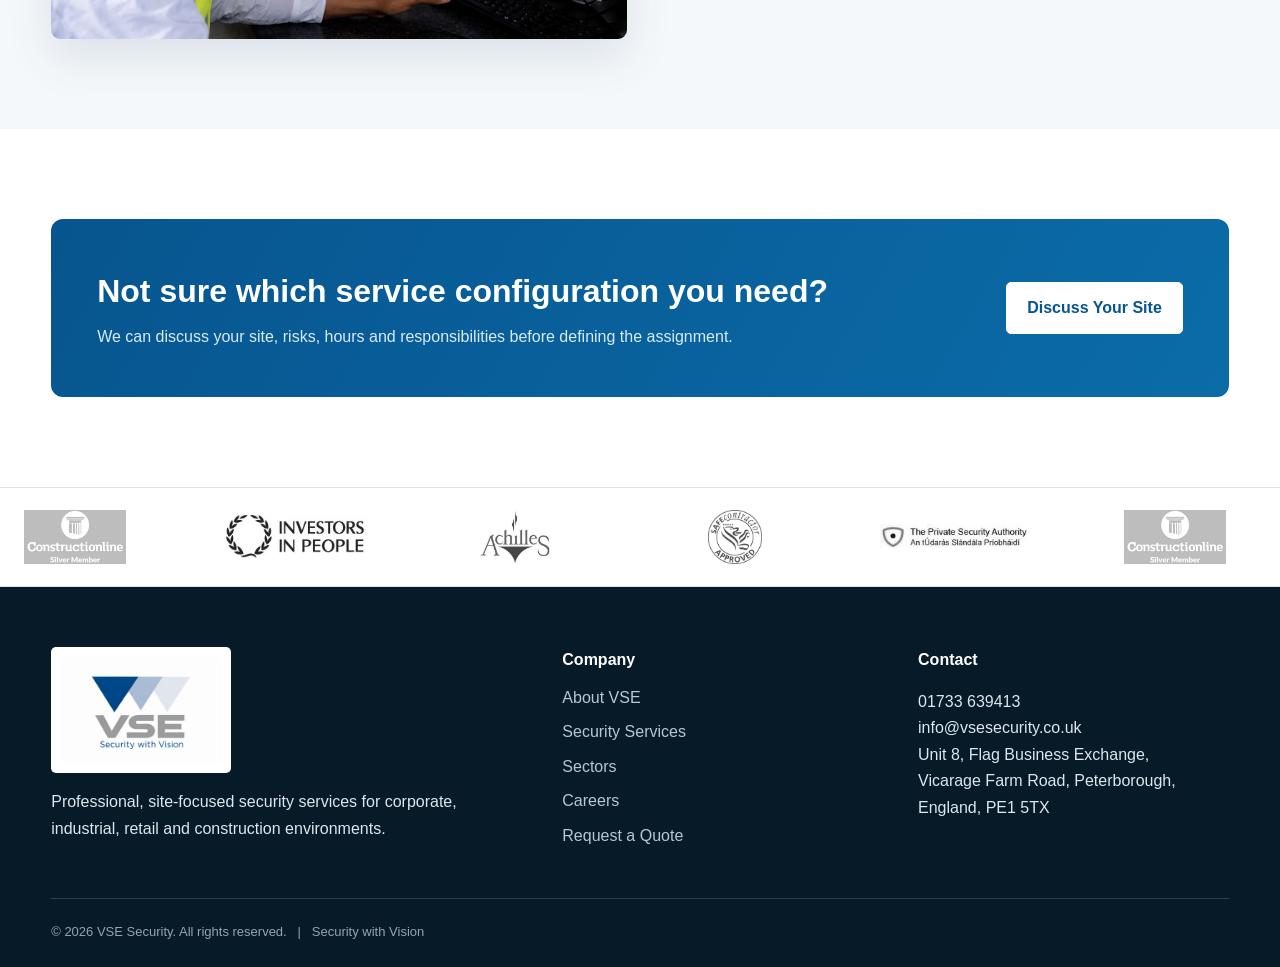
<file: services.html>
<!doctype html><html lang="en"><head><meta charset="utf-8"><meta name="viewport" content="width=device-width,initial-scale=1"><title>Security Services | VSE Security</title><meta name="description" content="Professional corporate, industrial, retail, construction, gatehouse, patrol and CCTV security services."><link rel="icon" href="favicon.png" type="image/png"><link rel="stylesheet" href="assets/style.css"></head><body><header class="header"><div class="container"><nav class="nav"><a class="brand" href="/"><img src="images/vse-security-logo.png" alt="VSE Security — Security with Vision"></a><div class="links"><a href="/">Home</a><a href="about">About</a><a href="services">Services</a><a href="sectors">Sectors</a><a href="careers">Careers</a><a href="contact">Contact</a><a class="btn" href="contact">Request a Quote</a></div><button class="mobile btn" aria-label="Open menu">Menu</button></nav></div></header><main><section class="page-hero" style="background-image:url('images/cctv-control-room.png')"><div class="container"><div class="eyebrow">What We Do</div><h1>Security Services</h1></div></section><section class="section"><div class="container"><div class="section-head"><div class="eyebrow">Field-Focused Protection</div><h2>Security services configured around the risks, routines and responsibilities of your site.</h2><p>Every environment has a different security profile. Our service design considers people, property, access, operating hours, assets, public interaction and escalation requirements before duties are defined.</p></div><div class="grid grid-2">
<article class="service-detail"><h2>Corporate Security</h2><p>Professional front-of-house and building security for offices, managed properties and corporate estates.</p><ul><li>Reception and entrance security</li><li>Visitor and contractor management</li><li>Staff access procedures</li><li>Key and pass control</li><li>Internal and external patrols</li><li>Incident response and reporting</li><li>Opening and closing support</li></ul></article>
<article class="service-detail"><h2>Gatehouse & Industrial Security</h2><p>Structured control of people and vehicles entering factories, warehouses, yards and industrial estates.</p><ul><li>Vehicle and driver logging</li><li>Delivery and contractor checks</li><li>Access authorisation</li><li>Gate and barrier procedures</li><li>Key control</li><li>Perimeter and yard patrols</li><li>Out-of-hours escalation</li></ul></article>
<article class="service-detail"><h2>Retail Security</h2><p>Visible, customer-aware officers who support safer retail environments without compromising the customer experience.</p><ul><li>High-visibility deterrence</li><li>Loss-prevention support</li><li>Entrance and exit presence</li><li>Incident management</li><li>Opening and closing procedures</li><li>Staff reassurance</li><li>Management liaison and reporting</li></ul></article>
<article class="service-detail"><h2>Construction Security</h2><p>Protection for active projects where access, equipment, materials and changing site conditions require consistent oversight.</p><ul><li>Site entrance control</li><li>Contractor and visitor records</li><li>Boundary and perimeter checks</li><li>Plant and asset awareness</li><li>Out-of-hours guarding</li><li>Scheduled patrols</li><li>Incident escalation</li></ul></article>
<article class="service-detail"><h2>Security Patrols</h2><p>Planned patrol activity across premises, compounds and estates, supported by digital verification where specified.</p><ul><li>Internal and external patrol routes</li><li>Doors, gates and boundary checks</li><li>Vulnerable-point inspections</li><li>Fire and safety observations</li><li>Suspicious activity reporting</li><li>Electronic checkpoint records</li><li>Client patrol reporting</li></ul></article>
<article class="service-detail"><h2>CCTV & Control Room Support</h2><p>Observation-led security support that strengthens situational awareness and coordination with officers on the ground.</p><ul><li>CCTV observation support</li><li>Alarm and event awareness</li><li>Incident logging</li><li>Radio and officer communication</li><li>Escalation procedures</li><li>Control-room records</li><li>Site coordination</li></ul></article>
<article class="service-detail"><h2>Access Control & Reception Security</h2><p>Controlled entry processes that help protect premises while maintaining a professional welcome for authorised visitors.</p><ul><li>ID and pass checks</li><li>Visitor registration</li><li>Contractor verification</li><li>Delivery coordination</li><li>Restricted-area control</li><li>Reception support</li><li>Emergency procedure awareness</li></ul></article>
<article class="service-detail"><h2>Keyholding & Site Support</h2><p>Contract-specific key and site responsibilities can be incorporated into guarding assignments where agreed.</p><ul><li>Controlled key registers</li><li>Opening and locking duties</li><li>Site access support</li><li>Alarm escalation procedures</li><li>Authorised-person liaison</li><li>Occurrence reporting</li><li>Assignment-specific checks</li></ul></article>
</div></div></section><section class="section alt"><div class="container feature"><img src="images/cctv-security-operations.jpg" alt="CCTV security operations"><div><div class="eyebrow">Accountability</div><h2>Digital patrol and duty records.</h2><p>For suitable assignments, officers can use electronic devices and checkpoints to evidence patrol completion, duty attendance and site activity. This creates a clearer operational record and supports client review.</p><ul class="ticks"><li>Time-stamped patrol activity</li><li>Site checkpoint verification</li><li>Attendance and duty accountability</li><li>Incident and observation records</li><li>Client-facing reporting where agreed</li></ul></div></div></section><section class="section"><div class="container"><div class="cta"><div><h2>Not sure which service configuration you need?</h2><p>We can discuss your site, risks, hours and responsibilities before defining the assignment.</p></div><a class="btn" style="background:#fff;color:#07558f;border-color:#fff" href="contact">Discuss Your Site</a></div></div></section></main><div class="marquee"><div class="track"><img src="images/accreditation-constructionline.webp" alt="Accreditation logo"><img src="images/accreditation-investors-in-people.webp" alt="Accreditation logo"><img src="images/accreditation-acr.webp" alt="Accreditation logo"><img src="images/accreditation-safecontractor.webp" alt="Accreditation logo"><img src="images/accreditation-psa.webp" alt="Accreditation logo"><img src="images/accreditation-constructionline.webp" alt="Accreditation logo"><img src="images/accreditation-investors-in-people.webp" alt="Accreditation logo"><img src="images/accreditation-acr.webp" alt="Accreditation logo"><img src="images/accreditation-safecontractor.webp" alt="Accreditation logo"><img src="images/accreditation-psa.webp" alt="Accreditation logo"></div></div><footer><div class="container"><div class="footer-grid"><div><img class="footer-logo" src="images/vse-security-logo.png" alt="VSE Security"><p>Professional, site-focused security services for corporate, industrial, retail and construction environments.</p></div><div><div class="footer-title">Company</div><div class="footer-links"><a href="about">About VSE</a><a href="services">Security Services</a><a href="sectors">Sectors</a><a href="careers">Careers</a><a href="contact">Request a Quote</a></div></div><div><div class="footer-title">Contact</div><p>01733 639413<br>info@vsesecurity.co.uk<br>Unit 8, Flag Business Exchange,<br>Vicarage Farm Road, Peterborough,<br>England, PE1 5TX</p></div></div><div class="copyright">© 2026 VSE Security. All rights reserved. &nbsp; | &nbsp; Security with Vision</div></div></footer><script src="assets/script.js"></script></body></html>
</file>
<file: assets/style.css>
:root{--navy:#07558f;--blue:#0b6ca8;--ice:#e9f2f9;--ink:#142431;--muted:#60717e;--light:#f5f8fb;--line:#d9e4ec;--white:#fff;--dark:#071c2a;--shadow:0 18px 48px rgba(9,45,70,.11)}*{box-sizing:border-box}html{scroll-behavior:smooth}body{margin:0;font-family:Inter,Arial,Helvetica,sans-serif;color:var(--ink);background:#fff;line-height:1.65}a{color:inherit;text-decoration:none}img{max-width:100%;display:block}.container{width:min(1200px,92%);margin:auto}.header{position:absolute;z-index:20;top:0;left:0;right:0}.nav{margin-top:22px;background:rgba(255,255,255,.97);border-radius:12px;padding:10px 18px;display:flex;align-items:center;justify-content:space-between;box-shadow:0 10px 35px rgba(0,0,0,.16)}.brand img{width:155px;height:72px;object-fit:contain}.links{display:flex;gap:24px;align-items:center;font-size:14px;font-weight:700}.links a:hover,.links a.active{color:var(--navy)}.btn{display:inline-flex;align-items:center;justify-content:center;gap:8px;background:var(--navy);color:#fff;padding:12px 20px;border-radius:5px;font-weight:750;border:1px solid var(--navy);cursor:pointer;transition:.25s}.btn:hover{transform:translateY(-2px);box-shadow:0 8px 20px rgba(7,85,143,.22)}.btn.outline{background:transparent;border-color:#fff}.hero{min-height:760px;position:relative;color:#fff;overflow:hidden}.slide{position:absolute;inset:0;background-size:cover;background-position:center;opacity:0;transition:opacity 1.1s ease;transform:scale(1.02)}.slide.active{opacity:1}.hero:after,.page-hero:after{content:'';position:absolute;inset:0;background:linear-gradient(90deg,rgba(4,24,39,.88),rgba(4,24,39,.28))}.hero-content{position:relative;z-index:3;padding-top:245px;max-width:760px}.eyebrow{text-transform:uppercase;letter-spacing:.16em;font-size:12px;font-weight:850;color:#8ec8ee}.hero h1{font-size:62px;line-height:1.04;margin:12px 0 20px}.hero p{font-size:20px;max-width:680px}.hero-actions{display:flex;gap:12px;margin-top:30px}.trust-strip{position:relative;z-index:5;margin-top:-74px}.trust-inner{background:#fff;border-radius:10px;box-shadow:var(--shadow);display:grid;grid-template-columns:repeat(4,1fr);padding:25px 28px}.trust-item{padding:4px 22px;border-right:1px solid var(--line)}.trust-item:last-child{border:0}.trust-item strong{display:block;font-size:16px}.trust-item span{color:var(--muted);font-size:13px}.section{padding:90px 0}.section.alt{background:var(--light)}.section.dark{background:var(--dark);color:#fff}.section-head{max-width:790px;margin-bottom:42px}.section-head.center{text-align:center;margin-left:auto;margin-right:auto}.section-head h2{font-size:40px;line-height:1.15;margin:8px 0 12px}.section-head p{color:var(--muted);font-size:17px}.dark .section-head p{color:#b8c9d4}.grid{display:grid;gap:24px}.grid-3{grid-template-columns:repeat(3,1fr)}.grid-4{grid-template-columns:repeat(4,1fr)}.grid-2{grid-template-columns:repeat(2,1fr)}.icon-card{border:1px solid var(--line);background:#fff;border-radius:10px;padding:28px;transition:.25s}.icon-card:hover{transform:translateY(-5px);box-shadow:var(--shadow);border-color:#b9d5e7}.icon{width:48px;height:48px;border-radius:10px;background:var(--ice);display:grid;place-items:center;color:var(--navy);margin-bottom:18px}.icon svg{width:25px;height:25px;fill:none;stroke:currentColor;stroke-width:1.8;stroke-linecap:round;stroke-linejoin:round}.icon-card h3{margin:0 0 8px;font-size:20px}.icon-card p{color:var(--muted);margin:0}.mini-link{display:inline-block;margin-top:14px;color:var(--navy);font-weight:750;font-size:14px}.card{background:#fff;border:1px solid var(--line);border-radius:9px;overflow:hidden;box-shadow:0 8px 25px rgba(14,47,71,.05)}.card img{width:100%;height:250px;object-fit:cover}.card-body{padding:25px}.card h3{margin:0 0 8px;font-size:22px}.card p{color:var(--muted);margin:0}.feature{display:grid;grid-template-columns:1.03fr .97fr;gap:60px;align-items:center}.feature.reverse{grid-template-columns:.97fr 1.03fr}.feature img{border-radius:9px;box-shadow:var(--shadow);width:100%;height:490px;object-fit:cover}.feature h2{font-size:40px;line-height:1.15;margin:8px 0 15px}.feature p{color:var(--muted)}.ticks{list-style:none;padding:0}.ticks li{margin:12px 0;padding-left:28px;position:relative}.ticks li:before{content:'✓';position:absolute;left:0;color:var(--navy);font-weight:bold}.process{counter-reset:step}.process-card{position:relative;padding:28px;border-top:3px solid var(--navy);background:#fff;box-shadow:0 8px 24px rgba(9,45,70,.06)}.process-card:before{counter-increment:step;content:'0' counter(step);font-size:13px;font-weight:850;color:var(--blue);letter-spacing:.1em}.process-card h3{margin:10px 0 7px}.process-card p{margin:0;color:var(--muted)}.tech-panel{background:linear-gradient(135deg,#08283d,#07558f);border-radius:14px;padding:42px;color:#fff}.tech-panel .grid{margin-top:30px}.tech-point{display:flex;gap:15px}.tech-point .icon{flex:0 0 46px;background:rgba(255,255,255,.12);color:#fff}.tech-point h3{margin:0 0 4px}.tech-point p{margin:0;color:#c8deec;font-size:14px}.stats{background:var(--navy);color:#fff}.stats .grid{grid-template-columns:repeat(4,1fr)}.stat{padding:38px 20px;text-align:center}.stat strong{font-size:30px;display:block}.stat span{font-size:13px;color:#cfe6f5}.quote{background:#0c2435;color:#fff;padding:70px 0}.quote blockquote{font-size:27px;line-height:1.5;max-width:900px;margin:0}.quote cite{display:block;margin-top:18px;color:#a9d2ef;font-style:normal}.faq{max-width:900px;margin:auto}.faq-item{border-bottom:1px solid var(--line)}.faq-q{width:100%;background:none;border:0;text-align:left;padding:20px 0;font:inherit;font-weight:800;font-size:17px;color:var(--ink);display:flex;justify-content:space-between;gap:20px;cursor:pointer}.faq-q span:last-child{color:var(--navy);font-size:22px}.faq-a{display:none;padding:0 0 20px;color:var(--muted)}.faq-item.open .faq-a{display:block}.faq-item.open .faq-q span:last-child{transform:rotate(45deg)}.cta{background:linear-gradient(120deg,#07558f,#0b6ca8);color:#fff;border-radius:12px;padding:46px;display:flex;justify-content:space-between;gap:30px;align-items:center}.cta h2{margin:0 0 6px;font-size:32px}.cta p{margin:0;color:#d8ecf8}.marquee{overflow:hidden;border-top:1px solid var(--line);border-bottom:1px solid var(--line);padding:22px 0;background:#fff}.track{display:flex;width:max-content;gap:70px;align-items:center;animation:scroll 24s linear infinite}.track img{height:54px;width:150px;object-fit:contain;filter:grayscale(1)}@keyframes scroll{to{transform:translateX(-50%)}}.page-hero{height:470px;position:relative;background-size:cover;background-position:center;color:#fff}.page-hero .container{position:relative;z-index:2;padding-top:220px}.page-hero h1{font-size:50px;margin:0}.service-detail{padding:34px;border:1px solid var(--line);border-radius:10px;background:#fff}.service-detail h2{margin:12px 0 8px}.service-detail p{color:var(--muted)}.service-detail ul{padding-left:20px;color:var(--muted)}.service-row{display:grid;grid-template-columns:1fr 1fr;gap:48px;align-items:center;margin:60px 0}.service-row:nth-child(even) .service-image{order:2}.service-image{height:380px;width:100%;object-fit:cover;border-radius:8px}.contact-grid{display:grid;grid-template-columns:.8fr 1.2fr;gap:45px}.contact-card{background:#0c2435;color:#fff;padding:35px;border-radius:8px}.form{display:grid;grid-template-columns:1fr 1fr;gap:16px}.form .full{grid-column:1/-1}.form label{font-size:13px;font-weight:700;display:block;margin-bottom:5px}.form input,.form select,.form textarea{width:100%;padding:13px;border:1px solid #cdd8e1;border-radius:4px;font:inherit;background:#fff}.form textarea{min-height:130px}.notice{font-size:12px;color:var(--muted)}footer{background:#071a28;color:#dce7ef;padding:60px 0 25px}.footer-grid{display:grid;grid-template-columns:1.2fr .8fr .8fr;gap:45px}.footer-logo{background:#fff;border-radius:5px;padding:10px;width:180px}.footer-title{color:#fff;font-weight:800;margin-bottom:12px}.footer-links a{display:block;color:#b8c7d2;margin:8px 0}.copyright{border-top:1px solid #274052;margin-top:40px;padding-top:22px;color:#91a6b4;font-size:13px}.mobile{display:none}.reveal{opacity:0;transform:translateY(18px);transition:.65s}.reveal.visible{opacity:1;transform:none}@media(max-width:900px){.links{display:none}.mobile{display:block}.hero{min-height:690px}.hero-content{padding-top:210px}.hero h1{font-size:44px}.trust-strip{margin-top:-35px}.trust-inner,.grid-4,.grid-3,.grid-2,.stats .grid,.feature,.feature.reverse,.service-row,.contact-grid,.footer-grid{grid-template-columns:1fr}.trust-item{border-right:0;border-bottom:1px solid var(--line);padding:12px}.trust-item:last-child{border-bottom:0}.service-row:nth-child(even) .service-image{order:0}.form{grid-template-columns:1fr}.form .full{grid-column:auto}.section{padding:62px 0}.page-hero h1{font-size:40px}.card img,.service-image,.feature img{height:300px}.cta{display:block;padding:32px}.cta .btn{margin-top:20px}.section-head h2,.feature h2{font-size:34px}}
</file>
